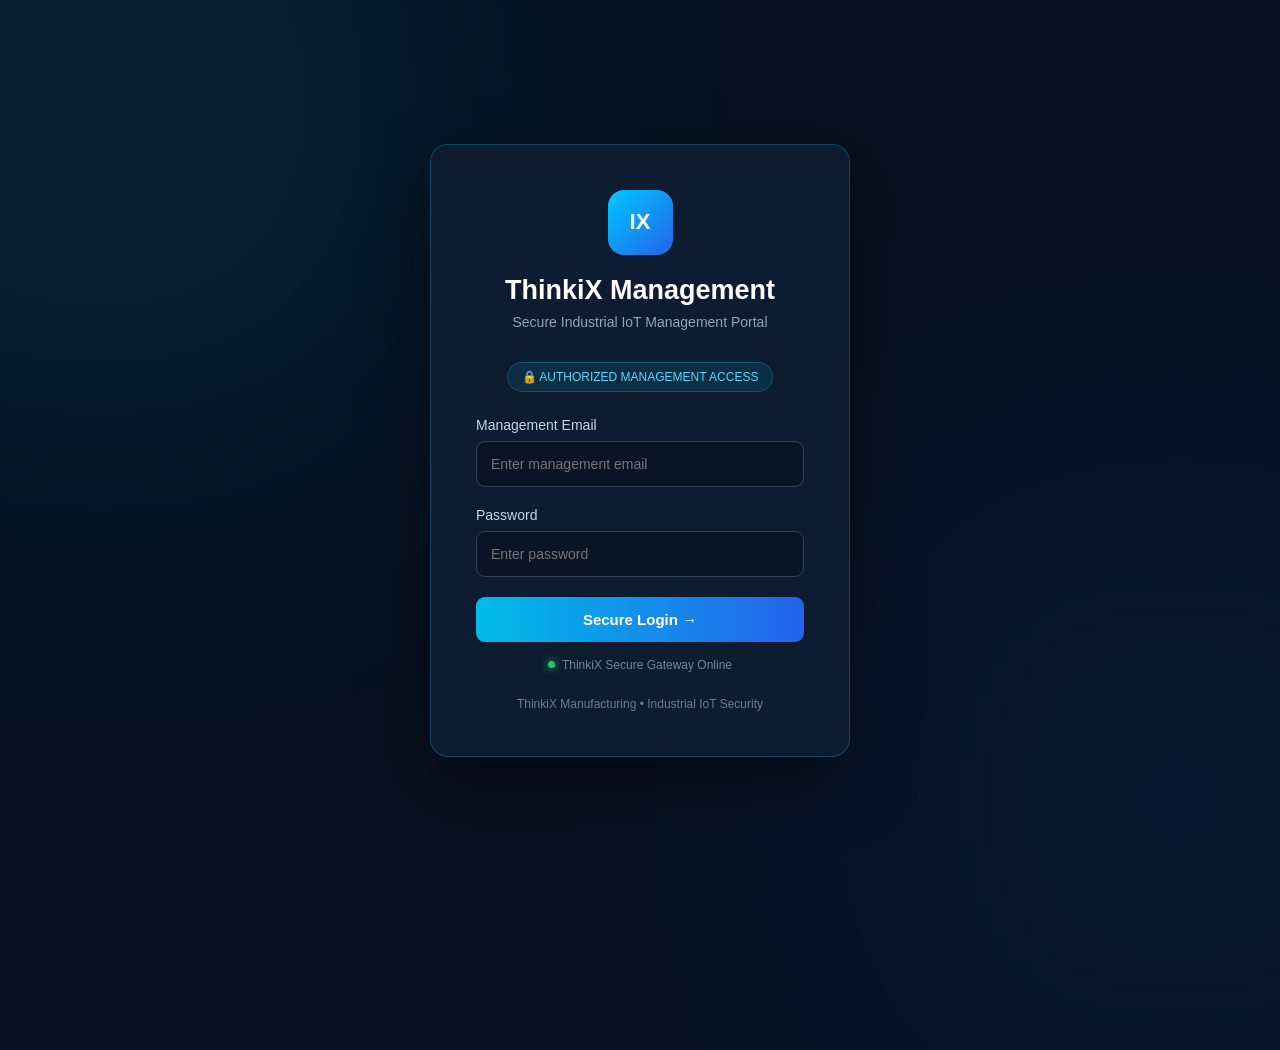
<file: index.html>
<!doctype html>
<html lang="en">
  <head>
    <meta charset="UTF-8" />
    <meta name="viewport" content="width=device-width, initial-scale=1.0" />

    <title>ThinkiX | Management Login</title>

    <style>
      * {
        margin: 0;
        padding: 0;
        box-sizing: border-box;
        font-family: Arial, sans-serif;
      }

      body {
        min-height: 100vh;
        display: flex;
        justify-content: center;
        align-items: center;
        background: #07111f;
        color: white;
        overflow: hidden;
      }

      /* Background glow */
      body::before {
        content: "";
        position: absolute;
        width: 500px;
        height: 500px;
        background: #00c8ff;
        filter: blur(180px);
        opacity: 0.15;
        top: -150px;
        left: -150px;
      }

      body::after {
        content: "";
        position: absolute;
        width: 500px;
        height: 500px;
        background: #2563eb;
        filter: blur(180px);
        opacity: 0.15;
        bottom: -150px;
        right: -150px;
      }

      .login-container {
        width: 420px;
        padding: 45px;
        background: rgba(15, 30, 50, 0.92);
        border: 1px solid rgba(0, 200, 255, 0.25);
        border-radius: 18px;
        box-shadow: 0 25px 70px rgba(0, 0, 0, 0.45);
        position: relative;
        z-index: 1;
      }

      .logo {
        width: 65px;
        height: 65px;
        margin: 0 auto 20px;
        border-radius: 16px;
        background: linear-gradient(135deg, #00c8ff, #2563eb);
        display: flex;
        align-items: center;
        justify-content: center;
        font-size: 22px;
        font-weight: bold;
      }

      h1 {
        text-align: center;
        font-size: 27px;
        margin-bottom: 8px;
      }

      .subtitle {
        text-align: center;
        color: #91a4bb;
        font-size: 14px;
        margin-bottom: 32px;
      }

      .management-badge {
        width: fit-content;
        margin: 0 auto 25px;
        padding: 7px 14px;
        border-radius: 20px;
        background: rgba(0, 200, 255, 0.1);
        border: 1px solid rgba(0, 200, 255, 0.25);
        color: #54d9ff;
        font-size: 12px;
      }

      label {
        display: block;
        margin-bottom: 8px;
        color: #c8d5e5;
        font-size: 14px;
      }

      input {
        width: 100%;
        padding: 14px;
        margin-bottom: 20px;
        border-radius: 9px;
        border: 1px solid #31445c;
        background: #091525;
        color: white;
        outline: none;
        font-size: 14px;
      }

      input:focus {
        border-color: #00c8ff;
        box-shadow: 0 0 0 3px rgba(0, 200, 255, 0.08);
      }

      button {
        width: 100%;
        padding: 14px;
        border: none;
        border-radius: 9px;
        background: linear-gradient(90deg, #00bce8, #2563eb);
        color: white;
        font-size: 15px;
        font-weight: bold;
        cursor: pointer;
        transition: 0.2s;
      }

      button:hover {
        transform: translateY(-2px);
        box-shadow: 0 8px 25px rgba(0, 174, 255, 0.25);
      }

      .footer-text {
        text-align: center;
        margin-top: 25px;
        color: #667b94;
        font-size: 12px;
      }

      .status {
        display: flex;
        justify-content: center;
        align-items: center;
        gap: 7px;
        margin-top: 16px;
        color: #6f849b;
        font-size: 12px;
      }

      .dot {
        width: 7px;
        height: 7px;
        background: #22c55e;
        border-radius: 50%;
        box-shadow: 0 0 8px #22c55e;
      }
    </style>
  </head>

  <body>
    <div class="login-container">
      <div class="logo">IX</div>

      <h1>ThinkiX Management</h1>

      <p class="subtitle">Secure Industrial IoT Management Portal</p>

      <div class="management-badge">🔒 AUTHORIZED MANAGEMENT ACCESS</div>

      <form id="loginForm">
        <label for="email"> Management Email </label>

        <input
          type="email"
          id="email"
          placeholder="Enter management email"
          required
        />

        <label for="password"> Password </label>

        <input
          type="password"
          id="password"
          placeholder="Enter password"
          required
        />

        <button type="submit">Secure Login →</button>
      </form>

      <div class="status">
        <span class="dot"></span>
        ThinkiX Secure Gateway Online
      </div>

      <p class="footer-text">ThinkiX Manufacturing • Industrial IoT Security</p>
    </div>

    <!-- LOGIN CONNECTION TO LIVE RENDER BACKEND -->

    <script>
      const loginForm = document.getElementById("loginForm");

      loginForm.addEventListener("submit", async function (event) {
        event.preventDefault();

        const email = document.getElementById("email").value;

        const password = document.getElementById("password").value;

        try {
          // LIVE RENDER BACKEND
          const response = await fetch(
            "https://bn304-backend.onrender.com/login",
            {
              method: "POST",

              headers: {
                "Content-Type": "application/json",
              },

              body: JSON.stringify({
                email: email,
                password: password,
              }),
            },
          );

          const result = await response.json();

          // LOGIN SUCCESSFUL
          if (response.ok && result.success) {
            window.location.href = "management.html";
          }

          // WRONG EMAIL OR PASSWORD
          else {
            alert(result.message || "Invalid email or password");
          }
        } catch (error) {
          console.error("Login error:", error);

          alert("Cannot connect to the ThinkiX backend. Please try again.");
        }
      });
    </script>
  </body>
</html>
</file>
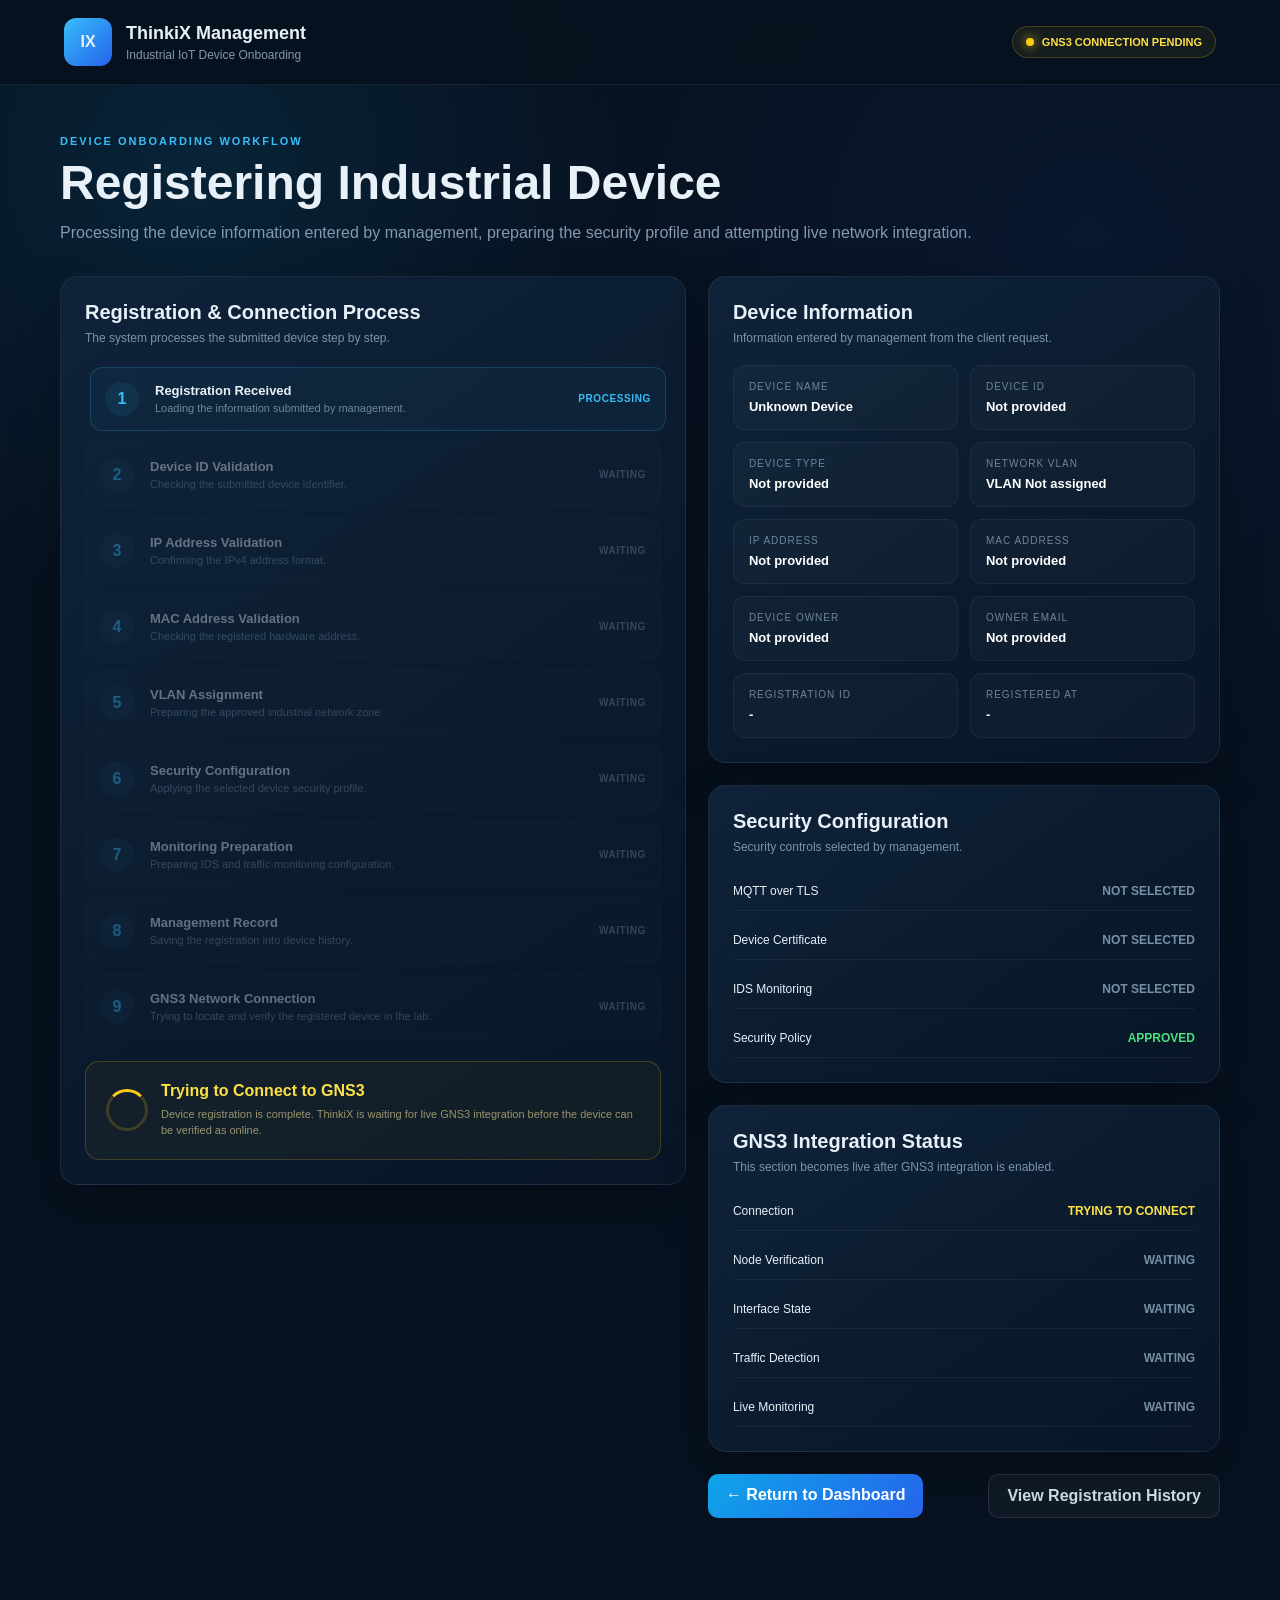
<file: device-status.html>
<!doctype html>
<html lang="en">
  <head>
    <meta charset="UTF-8" />
    <meta name="viewport" content="width=device-width, initial-scale=1.0" />

    <title>ThinkiX | Device Onboarding Status</title>

    <style>
      * {
        box-sizing: border-box;
        margin: 0;
        padding: 0;
      }

      body {
        min-height: 100vh;
        font-family: Arial, Helvetica, sans-serif;
        background:
          radial-gradient(
            circle at 15% 10%,
            rgba(14, 165, 233, 0.12),
            transparent 25%
          ),
          radial-gradient(
            circle at 85% 15%,
            rgba(37, 99, 235, 0.08),
            transparent 30%
          ),
          #07111f;
        color: #e8f0f8;
      }

      .topbar {
        display: flex;
        justify-content: space-between;
        align-items: center;
        padding: 18px 5%;
        background: rgba(7, 17, 31, 0.95);
        border-bottom: 1px solid rgba(255, 255, 255, 0.07);
        position: sticky;
        top: 0;
        z-index: 20;
        backdrop-filter: blur(12px);
      }

      .brand {
        display: flex;
        align-items: center;
        gap: 14px;
      }

      .logo {
        width: 48px;
        height: 48px;
        display: grid;
        place-items: center;
        border-radius: 12px;
        background: linear-gradient(135deg, #38bdf8, #2563eb);
        font-weight: 800;
      }

      .brand h2 {
        font-size: 18px;
      }

      .brand p {
        margin-top: 4px;
        color: #8198ad;
        font-size: 12px;
      }

      .gns3-top-status {
        display: flex;
        align-items: center;
        gap: 8px;
        padding: 9px 13px;
        border-radius: 999px;
        border: 1px solid rgba(250, 204, 21, 0.22);
        background: rgba(250, 204, 21, 0.06);
        color: #fde047;
        font-size: 11px;
        font-weight: 700;
      }

      .pending-dot {
        width: 8px;
        height: 8px;
        border-radius: 50%;
        background: #facc15;
        box-shadow: 0 0 12px #facc15;
        animation: pulse 1.3s infinite;
      }

      .container {
        max-width: 1200px;
        margin: auto;
        padding: 50px 20px 90px;
      }

      .page-heading {
        margin-bottom: 30px;
      }

      .eyebrow {
        color: #38bdf8;
        font-size: 11px;
        font-weight: 700;
        letter-spacing: 2px;
      }

      .page-heading h1 {
        margin-top: 8px;
        font-size: clamp(32px, 4vw, 48px);
      }

      .page-heading p:last-child {
        margin-top: 10px;
        color: #8399ad;
        line-height: 1.6;
      }

      .main-grid {
        display: grid;
        grid-template-columns: 1.1fr 0.9fr;
        gap: 22px;
      }

      .panel {
        padding: 24px;
        border-radius: 18px;
        border: 1px solid rgba(148, 163, 184, 0.12);
        background: linear-gradient(
          145deg,
          rgba(15, 35, 58, 0.98),
          rgba(8, 22, 39, 0.98)
        );
        box-shadow: 0 18px 45px rgba(0, 0, 0, 0.25);
      }

      .panel h2 {
        font-size: 20px;
      }

      .panel-sub {
        margin-top: 7px;
        color: #7d93a8;
        font-size: 12px;
      }

      .process-list {
        margin-top: 22px;
        display: flex;
        flex-direction: column;
        gap: 12px;
      }

      .process-step {
        display: grid;
        grid-template-columns: 38px 1fr auto;
        gap: 12px;
        align-items: center;
        padding: 14px;
        border-radius: 12px;
        background: rgba(255, 255, 255, 0.02);
        border: 1px solid rgba(255, 255, 255, 0.04);
        opacity: 0.4;
        transition: 0.35s;
      }

      .process-step.active {
        opacity: 1;
        transform: translateX(5px);
        border-color: rgba(56, 189, 248, 0.2);
        background: rgba(56, 189, 248, 0.04);
      }

      .process-step.done {
        opacity: 1;
        border-color: rgba(34, 197, 94, 0.2);
        background: rgba(34, 197, 94, 0.04);
      }

      .process-step.pending {
        opacity: 1;
        border-color: rgba(250, 204, 21, 0.2);
        background: rgba(250, 204, 21, 0.04);
      }

      .step-icon {
        width: 34px;
        height: 34px;
        border-radius: 50%;
        display: grid;
        place-items: center;
        background: rgba(56, 189, 248, 0.08);
        color: #38bdf8;
        font-weight: 800;
      }

      .process-step.done .step-icon {
        color: #4ade80;
        background: rgba(34, 197, 94, 0.12);
      }

      .process-step.pending .step-icon {
        color: #fde047;
        background: rgba(250, 204, 21, 0.1);
      }

      .step-text strong {
        display: block;
        font-size: 13px;
      }

      .step-text small {
        display: block;
        margin-top: 4px;
        color: #71879b;
        font-size: 11px;
      }

      .step-status {
        font-size: 10px;
        font-weight: 800;
        letter-spacing: 0.6px;
        color: #71869a;
      }

      .process-step.active .step-status {
        color: #38bdf8;
      }

      .process-step.done .step-status {
        color: #4ade80;
      }

      .process-step.pending .step-status {
        color: #fde047;
      }

      .device-info-grid {
        margin-top: 20px;
        display: grid;
        grid-template-columns: repeat(2, 1fr);
        gap: 12px;
      }

      .info-card {
        padding: 15px;
        border-radius: 12px;
        background: rgba(255, 255, 255, 0.025);
        border: 1px solid rgba(255, 255, 255, 0.05);
      }

      .info-card small {
        display: block;
        color: #6f8599;
        font-size: 10px;
        letter-spacing: 1px;
      }

      .info-card strong {
        display: block;
        margin-top: 7px;
        color: white;
        font-size: 13px;
        word-break: break-word;
      }

      .security-list,
      .result-list {
        margin-top: 18px;
        display: flex;
        flex-direction: column;
        gap: 10px;
      }

      .security-row,
      .result-row {
        display: flex;
        justify-content: space-between;
        gap: 15px;
        padding: 12px 0;
        border-bottom: 1px solid rgba(255, 255, 255, 0.05);
        font-size: 12px;
      }

      .good {
        color: #4ade80;
        font-weight: 800;
      }

      .pending-text {
        color: #fde047;
        font-weight: 800;
      }

      .muted {
        color: #7890a6;
        font-weight: 700;
      }

      .gns3-box {
        margin-top: 22px;
        padding: 20px;
        border-radius: 14px;
        border: 1px solid rgba(250, 204, 21, 0.2);
        background: rgba(250, 204, 21, 0.04);
      }

      .gns3-header {
        display: flex;
        align-items: center;
        gap: 13px;
      }

      .spinner {
        width: 42px;
        height: 42px;
        border: 3px solid rgba(250, 204, 21, 0.18);
        border-top-color: #facc15;
        border-radius: 50%;
        animation: spin 1s linear infinite;
        flex-shrink: 0;
      }

      .gns3-box h3 {
        color: #fde047;
        font-size: 16px;
      }

      .gns3-box p {
        margin-top: 6px;
        color: #9a936d;
        line-height: 1.5;
        font-size: 11px;
      }

      .result-panel {
        margin-top: 22px;
        display: none;
        animation: fadeUp 0.5s ease;
      }

      .result-panel.show {
        display: block;
      }

      .result-banner {
        padding: 20px;
        border-radius: 14px;
        border: 1px solid rgba(56, 189, 248, 0.2);
        background: rgba(56, 189, 248, 0.05);
      }

      .result-banner h2 {
        color: #8ee7ff;
      }

      .result-banner p {
        margin-top: 7px;
        color: #8da1b4;
        font-size: 12px;
        line-height: 1.5;
      }

      .overall-status {
        margin-top: 18px;
        padding: 18px;
        border-radius: 13px;
        text-align: center;
        border: 1px solid rgba(250, 204, 21, 0.16);
        background: rgba(250, 204, 21, 0.05);
      }

      .overall-status small {
        color: #8e865e;
        font-size: 10px;
        letter-spacing: 1px;
      }

      .overall-status strong {
        display: block;
        margin-top: 7px;
        color: #fde047;
        font-size: 18px;
      }

      .buttons {
        margin-top: 22px;
        display: flex;
        justify-content: space-between;
        gap: 12px;
      }

      .btn {
        padding: 12px 18px;
        border-radius: 10px;
        border: none;
        font-weight: 700;
        cursor: pointer;
        text-decoration: none;
        transition: 0.25s;
        text-align: center;
      }

      .btn-primary {
        color: white;
        background: linear-gradient(135deg, #0ea5e9, #2563eb);
      }

      .btn-secondary {
        color: #cbd7e3;
        border: 1px solid rgba(255, 255, 255, 0.09);
        background: rgba(255, 255, 255, 0.04);
      }

      .btn:hover {
        transform: translateY(-2px);
      }

      @keyframes pulse {
        0%,
        100% {
          opacity: 1;
        }

        50% {
          opacity: 0.35;
        }
      }

      @keyframes spin {
        to {
          transform: rotate(360deg);
        }
      }

      @keyframes fadeUp {
        from {
          opacity: 0;
          transform: translateY(15px);
        }

        to {
          opacity: 1;
          transform: translateY(0);
        }
      }

      @media (max-width: 850px) {
        .main-grid {
          grid-template-columns: 1fr;
        }

        .device-info-grid {
          grid-template-columns: 1fr;
        }

        .buttons {
          flex-direction: column;
        }
      }
    </style>
  </head>

  <body>
    <header class="topbar">
      <div class="brand">
        <div class="logo">IX</div>

        <div>
          <h2>ThinkiX Management</h2>
          <p>Industrial IoT Device Onboarding</p>
        </div>
      </div>

      <div class="gns3-top-status">
        <span class="pending-dot"></span>
        GNS3 CONNECTION PENDING
      </div>
    </header>

    <main class="container">
      <section class="page-heading">
        <p class="eyebrow">DEVICE ONBOARDING WORKFLOW</p>

        <h1>Registering Industrial Device</h1>

        <p>
          Processing the device information entered by management, preparing the
          security profile and attempting live network integration.
        </p>
      </section>

      <section class="main-grid">
        <!-- LEFT SIDE -->

        <div>
          <section class="panel">
            <h2>Registration & Connection Process</h2>

            <p class="panel-sub">
              The system processes the submitted device step by step.
            </p>

            <div class="process-list">
              <div class="process-step" id="step1">
                <div class="step-icon">1</div>

                <div class="step-text">
                  <strong>Registration Received</strong>
                  <small
                    >Loading the information submitted by management.</small
                  >
                </div>

                <span class="step-status"> WAITING </span>
              </div>

              <div class="process-step" id="step2">
                <div class="step-icon">2</div>

                <div class="step-text">
                  <strong>Device ID Validation</strong>
                  <small>Checking the submitted device identifier.</small>
                </div>

                <span class="step-status"> WAITING </span>
              </div>

              <div class="process-step" id="step3">
                <div class="step-icon">3</div>

                <div class="step-text">
                  <strong>IP Address Validation</strong>
                  <small>Confirming the IPv4 address format.</small>
                </div>

                <span class="step-status"> WAITING </span>
              </div>

              <div class="process-step" id="step4">
                <div class="step-icon">4</div>

                <div class="step-text">
                  <strong>MAC Address Validation</strong>
                  <small>Checking the registered hardware address.</small>
                </div>

                <span class="step-status"> WAITING </span>
              </div>

              <div class="process-step" id="step5">
                <div class="step-icon">5</div>

                <div class="step-text">
                  <strong>VLAN Assignment</strong>
                  <small>Preparing the approved industrial network zone.</small>
                </div>

                <span class="step-status"> WAITING </span>
              </div>

              <div class="process-step" id="step6">
                <div class="step-icon">6</div>

                <div class="step-text">
                  <strong>Security Configuration</strong>
                  <small>Applying the selected device security profile.</small>
                </div>

                <span class="step-status"> WAITING </span>
              </div>

              <div class="process-step" id="step7">
                <div class="step-icon">7</div>

                <div class="step-text">
                  <strong>Monitoring Preparation</strong>
                  <small
                    >Preparing IDS and traffic-monitoring configuration.</small
                  >
                </div>

                <span class="step-status"> WAITING </span>
              </div>

              <div class="process-step" id="step8">
                <div class="step-icon">8</div>

                <div class="step-text">
                  <strong>Management Record</strong>
                  <small>Saving the registration into device history.</small>
                </div>

                <span class="step-status"> WAITING </span>
              </div>

              <div class="process-step" id="step9">
                <div class="step-icon">9</div>

                <div class="step-text">
                  <strong>GNS3 Network Connection</strong>
                  <small
                    >Trying to locate and verify the registered device in the
                    lab.</small
                  >
                </div>

                <span class="step-status"> WAITING </span>
              </div>
            </div>

            <div class="gns3-box" id="gns3Box">
              <div class="gns3-header">
                <div class="spinner"></div>

                <div>
                  <h3>Trying to Connect to GNS3</h3>

                  <p>
                    Device registration is complete. ThinkiX is waiting for live
                    GNS3 integration before the device can be verified as
                    online.
                  </p>
                </div>
              </div>
            </div>

            <div class="result-panel" id="resultPanel">
              <div class="result-banner">
                <h2>Registration Processing Complete</h2>

                <p>
                  Device information has been accepted and prepared. The device
                  is registered, but it is not marked online until live GNS3
                  verification succeeds.
                </p>
              </div>

              <div class="result-list">
                <div class="result-row">
                  <span>Registration</span>
                  <span class="good">SUCCESS</span>
                </div>

                <div class="result-row">
                  <span>Device Information</span>
                  <span class="good">VALIDATED</span>
                </div>

                <div class="result-row">
                  <span>Security Profile</span>
                  <span class="good">READY</span>
                </div>

                <div class="result-row">
                  <span>Monitoring Configuration</span>
                  <span class="good">PREPARED</span>
                </div>

                <div class="result-row">
                  <span>Management Record</span>
                  <span class="good">CREATED</span>
                </div>

                <div class="result-row">
                  <span>GNS3 Verification</span>
                  <span class="pending-text">PENDING</span>
                </div>

                <div class="result-row">
                  <span>Live Device Status</span>
                  <span class="muted">NOT VERIFIED</span>
                </div>
              </div>

              <div class="overall-status">
                <small> OVERALL DEVICE STATUS </small>

                <strong> REGISTERED — AWAITING GNS3 CONNECTION </strong>
              </div>
            </div>
          </section>
        </div>

        <!-- RIGHT SIDE -->

        <div>
          <section class="panel">
            <h2>Device Information</h2>

            <p class="panel-sub">
              Information entered by management from the client request.
            </p>

            <div class="device-info-grid">
              <div class="info-card">
                <small>DEVICE NAME</small>
                <strong id="deviceNameDisplay">-</strong>
              </div>

              <div class="info-card">
                <small>DEVICE ID</small>
                <strong id="deviceIdDisplay">-</strong>
              </div>

              <div class="info-card">
                <small>DEVICE TYPE</small>
                <strong id="deviceTypeDisplay">-</strong>
              </div>

              <div class="info-card">
                <small>NETWORK VLAN</small>
                <strong id="vlanDisplay">-</strong>
              </div>

              <div class="info-card">
                <small>IP ADDRESS</small>
                <strong id="ipDisplay">-</strong>
              </div>

              <div class="info-card">
                <small>MAC ADDRESS</small>
                <strong id="macDisplay">-</strong>
              </div>

              <div class="info-card">
                <small>DEVICE OWNER</small>
                <strong id="ownerDisplay">-</strong>
              </div>

              <div class="info-card">
                <small>OWNER EMAIL</small>
                <strong id="emailDisplay">-</strong>
              </div>

              <div class="info-card">
                <small>REGISTRATION ID</small>
                <strong id="registrationIdDisplay">-</strong>
              </div>

              <div class="info-card">
                <small>REGISTERED AT</small>
                <strong id="registeredAtDisplay">-</strong>
              </div>
            </div>
          </section>

          <section class="panel" style="margin-top: 22px">
            <h2>Security Configuration</h2>

            <p class="panel-sub">Security controls selected by management.</p>

            <div class="security-list">
              <div class="security-row">
                <span>MQTT over TLS</span>
                <span id="tlsStatus">-</span>
              </div>

              <div class="security-row">
                <span>Device Certificate</span>
                <span id="certificateStatus">-</span>
              </div>

              <div class="security-row">
                <span>IDS Monitoring</span>
                <span id="monitoringStatus">-</span>
              </div>

              <div class="security-row">
                <span>Security Policy</span>
                <span class="good">APPROVED</span>
              </div>
            </div>
          </section>

          <section class="panel" style="margin-top: 22px">
            <h2>GNS3 Integration Status</h2>

            <p class="panel-sub">
              This section becomes live after GNS3 integration is enabled.
            </p>

            <div class="result-list">
              <div class="result-row">
                <span>Connection</span>
                <span class="pending-text">TRYING TO CONNECT</span>
              </div>

              <div class="result-row">
                <span>Node Verification</span>
                <span class="muted">WAITING</span>
              </div>

              <div class="result-row">
                <span>Interface State</span>
                <span class="muted">WAITING</span>
              </div>

              <div class="result-row">
                <span>Traffic Detection</span>
                <span class="muted">WAITING</span>
              </div>

              <div class="result-row">
                <span>Live Monitoring</span>
                <span class="muted">WAITING</span>
              </div>
            </div>
          </section>

          <div class="buttons">
            <a href="management.html" class="btn btn-primary">
              ← Return to Dashboard
            </a>

            <a href="history.html" class="btn btn-secondary">
              View Registration History
            </a>
          </div>
        </div>
      </section>
    </main>

    <script>
      "use strict";

      const storedDevice = sessionStorage.getItem("thinkixRegisteredDevice");

      let device = {
        registrationId: "-",
        registeredAt: "-",
        deviceName: "Unknown Device",
        deviceId: "Not provided",
        deviceType: "Not provided",
        vlan: "Not assigned",
        ipAddress: "Not provided",
        macAddress: "Not provided",
        ownerName: "Not provided",
        email: "Not provided",
        tlsEnabled: false,
        certificateInstalled: false,
        monitoringEnabled: false,
        gns3Status: "Pending",
      };

      if (storedDevice) {
        try {
          device = JSON.parse(storedDevice);
        } catch (error) {
          console.error("Unable to read registered device:", error);
        }
      }

      function formatDeviceType(type) {
        const types = {
          temperature: "Temperature Sensor",
          pressure: "Pressure Sensor",
          vibration: "Vibration Sensor",
          plc: "PLC Controller",
          robotic: "Robotic Arm",
          monitoring: "Monitoring Server",
        };

        return types[type] || type || "Industrial IoT Device";
      }

      function securityValue(enabled, enabledText) {
        return enabled ? enabledText : "NOT SELECTED";
      }

      function setSecurityStatus(id, enabled, enabledText) {
        const element = document.getElementById(id);

        element.textContent = securityValue(enabled, enabledText);

        element.className = enabled ? "good" : "muted";
      }

      document.getElementById("deviceNameDisplay").textContent =
        device.deviceName || "-";

      document.getElementById("deviceIdDisplay").textContent =
        device.deviceId || "-";

      document.getElementById("deviceTypeDisplay").textContent =
        formatDeviceType(device.deviceType);

      document.getElementById("vlanDisplay").textContent = device.vlan
        ? `VLAN ${device.vlan}`
        : "-";

      document.getElementById("ipDisplay").textContent =
        device.ipAddress || "-";

      document.getElementById("macDisplay").textContent =
        device.macAddress || "-";

      document.getElementById("ownerDisplay").textContent =
        device.ownerName || "-";

      document.getElementById("emailDisplay").textContent = device.email || "-";

      document.getElementById("registrationIdDisplay").textContent =
        device.registrationId || "-";

      document.getElementById("registeredAtDisplay").textContent =
        device.registeredAt || "-";

      setSecurityStatus("tlsStatus", device.tlsEnabled, "ENABLED");

      setSecurityStatus(
        "certificateStatus",
        device.certificateInstalled,
        "INSTALLED",
      );

      setSecurityStatus(
        "monitoringStatus",
        device.monitoringEnabled,
        "ENABLED",
      );

      const normalSteps = [
        "step1",
        "step2",
        "step3",
        "step4",
        "step5",
        "step6",
        "step7",
        "step8",
      ];

      let stepIndex = 0;

      function processNormalSteps() {
        if (stepIndex >= normalSteps.length) {
          processGns3Step();

          return;
        }

        const step = document.getElementById(normalSteps[stepIndex]);

        const status = step.querySelector(".step-status");

        step.classList.add("active");

        status.textContent = "PROCESSING";

        setTimeout(() => {
          step.classList.remove("active");

          step.classList.add("done");

          step.querySelector(".step-icon").textContent = "✓";

          status.textContent = "COMPLETE";

          stepIndex++;

          setTimeout(processNormalSteps, 220);
        }, 650);
      }

      function processGns3Step() {
        const gns3Step = document.getElementById("step9");

        const status = gns3Step.querySelector(".step-status");

        gns3Step.classList.add("active");

        status.textContent = "CONNECTING";

        setTimeout(() => {
          gns3Step.classList.remove("active");

          gns3Step.classList.add("pending");

          gns3Step.querySelector(".step-icon").textContent = "⟳";

          status.textContent = "PENDING";

          completeRegistration();
        }, 1800);
      }

      function completeRegistration() {
        document.getElementById("resultPanel").classList.add("show");

        updateHistoryRecord();
      }

      function updateHistoryRecord() {
        let history = [];

        try {
          history = JSON.parse(
            localStorage.getItem("thinkixDeviceHistory") || "[]",
          );
        } catch (error) {
          console.error("Unable to read history:", error);

          return;
        }

        const index = history.findIndex(
          (item) => item.registrationId === device.registrationId,
        );

        const updatedRecord = {
          ...device,

          registrationStatus: "Registered",

          securityProfile: "Ready",

          monitoringStatus: "Prepared",

          gns3Status: "Pending",

          liveStatus: "Not Verified",

          overallStatus: "Registered - Awaiting GNS3 Connection",
        };

        if (index >= 0) {
          history[index] = updatedRecord;
        } else {
          history.unshift(updatedRecord);
        }

        localStorage.setItem("thinkixDeviceHistory", JSON.stringify(history));

        sessionStorage.setItem(
          "thinkixRegisteredDevice",
          JSON.stringify(updatedRecord),
        );
      }

      setTimeout(processNormalSteps, 600);
    </script>
  </body>
</html>
</file>
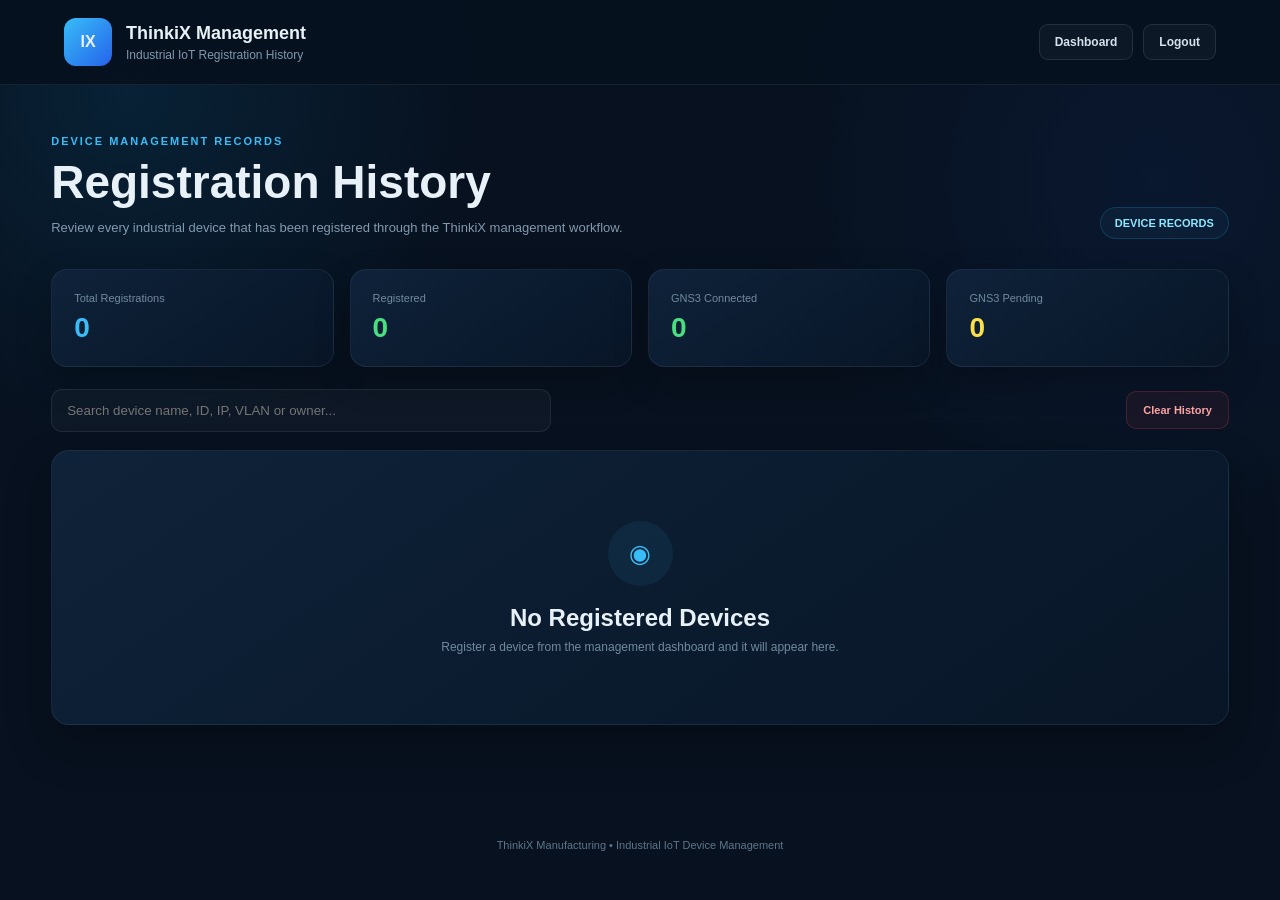
<file: history.html>
<!doctype html>
<html lang="en">
  <head>
    <meta charset="UTF-8" />
    <meta name="viewport" content="width=device-width, initial-scale=1.0" />

    <title>ThinkiX | Registration History</title>

    <style>
      * {
        box-sizing: border-box;
        margin: 0;
        padding: 0;
      }

      body {
        min-height: 100vh;
        font-family: Arial, Helvetica, sans-serif;

        background:
          radial-gradient(
            circle at 10% 10%,
            rgba(14, 165, 233, 0.11),
            transparent 25%
          ),
          radial-gradient(
            circle at 90% 20%,
            rgba(37, 99, 235, 0.08),
            transparent 28%
          ),
          #07111f;

        color: #e8f0f8;
      }

      /* =============================
       HEADER
    ============================== */

      .topbar {
        position: sticky;
        top: 0;
        z-index: 50;

        display: flex;
        justify-content: space-between;
        align-items: center;

        padding: 18px 5%;

        background: rgba(7, 17, 31, 0.94);

        border-bottom: 1px solid rgba(255, 255, 255, 0.07);

        backdrop-filter: blur(14px);
      }

      .brand {
        display: flex;
        align-items: center;
        gap: 14px;
      }

      .logo {
        width: 48px;
        height: 48px;

        display: grid;
        place-items: center;

        border-radius: 12px;

        background: linear-gradient(135deg, #38bdf8, #2563eb);

        font-weight: 800;
      }

      .brand h2 {
        font-size: 18px;
      }

      .brand p {
        margin-top: 4px;
        color: #8198ad;
        font-size: 12px;
      }

      .header-actions {
        display: flex;
        align-items: center;
        gap: 10px;
      }

      .header-button {
        padding: 10px 15px;

        border-radius: 9px;

        border: 1px solid rgba(255, 255, 255, 0.1);

        background: rgba(255, 255, 255, 0.03);

        color: #d5e1ec;

        text-decoration: none;

        font-size: 12px;
        font-weight: 700;

        transition: 0.25s;
      }

      .header-button:hover {
        border-color: #38bdf8;
        transform: translateY(-2px);
      }

      /* =============================
       CONTAINER
    ============================== */

      .container {
        max-width: 1400px;
        margin: auto;
        padding: 50px 4% 90px;
      }

      .page-heading {
        display: flex;
        justify-content: space-between;
        align-items: flex-end;

        gap: 20px;

        margin-bottom: 30px;
      }

      .eyebrow {
        color: #38bdf8;

        font-size: 11px;
        font-weight: 700;

        letter-spacing: 2px;
      }

      .page-heading h1 {
        margin-top: 8px;

        font-size: clamp(32px, 4vw, 46px);
      }

      .page-heading p:last-child {
        margin-top: 9px;

        max-width: 650px;

        color: #8399ad;

        line-height: 1.6;

        font-size: 13px;
      }

      .history-badge {
        padding: 9px 14px;

        border-radius: 999px;

        border: 1px solid rgba(56, 189, 248, 0.18);

        background: rgba(56, 189, 248, 0.05);

        color: #8ce7ff;

        font-size: 11px;
        font-weight: 700;
      }

      /* =============================
       STATS
    ============================== */

      .stats {
        display: grid;

        grid-template-columns: repeat(4, 1fr);

        gap: 16px;

        margin-bottom: 22px;
      }

      .stat-card {
        padding: 22px;

        border-radius: 16px;

        border: 1px solid rgba(148, 163, 184, 0.11);

        background: linear-gradient(
          145deg,
          rgba(15, 35, 58, 0.97),
          rgba(8, 22, 39, 0.97)
        );

        box-shadow: 0 14px 35px rgba(0, 0, 0, 0.23);

        transition: 0.25s;
      }

      .stat-card:hover {
        transform: translateY(-4px);

        border-color: rgba(56, 189, 248, 0.2);
      }

      .stat-card span {
        display: block;

        color: #72899e;

        font-size: 11px;
      }

      .stat-card strong {
        display: block;

        margin-top: 8px;

        color: white;

        font-size: 28px;
      }

      .green {
        color: #4ade80 !important;
      }

      .yellow {
        color: #fde047 !important;
      }

      .blue {
        color: #38bdf8 !important;
      }

      /* =============================
       TOOLBAR
    ============================== */

      .toolbar {
        display: flex;
        justify-content: space-between;
        align-items: center;

        gap: 15px;

        margin-bottom: 18px;
      }

      .search-box {
        flex: 1;

        max-width: 500px;

        position: relative;
      }

      .search-box input {
        width: 100%;

        padding: 13px 15px;

        border: 1px solid rgba(148, 163, 184, 0.13);

        border-radius: 11px;

        outline: none;

        background: rgba(255, 255, 255, 0.03);

        color: white;
      }

      .search-box input:focus {
        border-color: #38bdf8;

        box-shadow: 0 0 0 3px rgba(56, 189, 248, 0.07);
      }

      .toolbar-buttons {
        display: flex;
        gap: 10px;
      }

      button {
        cursor: pointer;
        font: inherit;
      }

      .clear-button {
        padding: 12px 16px;

        border-radius: 10px;

        border: 1px solid rgba(239, 68, 68, 0.22);

        background: rgba(239, 68, 68, 0.07);

        color: #fca5a5;

        font-size: 11px;
        font-weight: 700;

        transition: 0.25s;
      }

      .clear-button:hover {
        background: rgba(239, 68, 68, 0.12);
      }

      /* =============================
       HISTORY PANEL
    ============================== */

      .history-panel {
        border: 1px solid rgba(148, 163, 184, 0.11);

        border-radius: 18px;

        background: linear-gradient(
          145deg,
          rgba(15, 35, 58, 0.98),
          rgba(8, 22, 39, 0.98)
        );

        box-shadow: 0 20px 45px rgba(0, 0, 0, 0.25);

        overflow: hidden;
      }

      .table-wrapper {
        width: 100%;
        overflow-x: auto;
      }

      table {
        width: 100%;

        border-collapse: collapse;

        min-width: 1050px;
      }

      thead {
        background: rgba(255, 255, 255, 0.025);
      }

      th {
        padding: 15px;

        text-align: left;

        color: #6f879c;

        font-size: 10px;

        letter-spacing: 1px;

        border-bottom: 1px solid rgba(255, 255, 255, 0.05);
      }

      td {
        padding: 16px 15px;

        border-bottom: 1px solid rgba(255, 255, 255, 0.045);

        color: #c9d6e2;

        font-size: 12px;
      }

      tbody tr {
        transition: 0.25s;
      }

      tbody tr:hover {
        background: rgba(56, 189, 248, 0.035);
      }

      .device-name {
        color: white;

        font-weight: 700;
      }

      .small-muted {
        display: block;

        margin-top: 4px;

        color: #61798e;

        font-size: 10px;
      }

      /* =============================
       STATUS PILLS
    ============================== */

      .status {
        display: inline-flex;

        align-items: center;

        gap: 6px;

        padding: 6px 9px;

        border-radius: 999px;

        font-size: 9px;

        font-weight: 800;

        letter-spacing: 0.6px;
      }

      .registered {
        color: #4ade80;

        border: 1px solid rgba(34, 197, 94, 0.18);

        background: rgba(34, 197, 94, 0.07);
      }

      .processing {
        color: #38bdf8;

        border: 1px solid rgba(56, 189, 248, 0.18);

        background: rgba(56, 189, 248, 0.06);
      }

      .gns3-pending {
        color: #fde047;

        border: 1px solid rgba(250, 204, 21, 0.18);

        background: rgba(250, 204, 21, 0.06);
      }

      .gns3-connected {
        color: #4ade80;

        border: 1px solid rgba(34, 197, 94, 0.18);

        background: rgba(34, 197, 94, 0.07);
      }

      /* =============================
       VIEW BUTTON
    ============================== */

      .view-button {
        padding: 8px 11px;

        border-radius: 8px;

        border: 1px solid rgba(56, 189, 248, 0.14);

        background: rgba(56, 189, 248, 0.05);

        color: #85dcfb;

        font-size: 10px;

        transition: 0.2s;
      }

      .view-button:hover {
        background: rgba(56, 189, 248, 0.1);

        transform: translateY(-1px);
      }

      /* =============================
       EMPTY STATE
    ============================== */

      .empty-state {
        display: none;

        padding: 70px 20px;

        text-align: center;
      }

      .empty-state.show {
        display: block;
      }

      .empty-icon {
        width: 65px;
        height: 65px;

        margin: auto;

        display: grid;
        place-items: center;

        border-radius: 50%;

        background: rgba(56, 189, 248, 0.07);

        color: #38bdf8;

        font-size: 25px;
      }

      .empty-state h2 {
        margin-top: 18px;
      }

      .empty-state p {
        margin-top: 8px;

        color: #71899f;

        font-size: 12px;
      }

      /* =============================
       MODAL
    ============================== */

      .modal-overlay {
        position: fixed;

        inset: 0;

        display: none;

        justify-content: center;
        align-items: center;

        padding: 20px;

        background: rgba(2, 8, 17, 0.78);

        backdrop-filter: blur(8px);

        z-index: 100;
      }

      .modal-overlay.show {
        display: flex;
      }

      .modal {
        width: 100%;

        max-width: 750px;

        max-height: 88vh;

        overflow-y: auto;

        padding: 28px;

        border-radius: 18px;

        border: 1px solid rgba(56, 189, 248, 0.16);

        background: #0b1c30;

        box-shadow: 0 25px 70px rgba(0, 0, 0, 0.45);

        animation: modalIn 0.3s ease;
      }

      .modal-header {
        display: flex;

        justify-content: space-between;
        align-items: flex-start;

        gap: 20px;

        margin-bottom: 22px;
      }

      .modal-header h2 {
        color: white;
      }

      .modal-header p {
        margin-top: 6px;

        color: #72899e;

        font-size: 11px;
      }

      .close-button {
        width: 36px;
        height: 36px;

        border: none;

        border-radius: 9px;

        background: rgba(255, 255, 255, 0.05);

        color: #b9c8d6;

        font-size: 18px;
      }

      .modal-grid {
        display: grid;

        grid-template-columns: repeat(2, 1fr);

        gap: 12px;
      }

      .modal-info {
        padding: 14px;

        border-radius: 11px;

        border: 1px solid rgba(255, 255, 255, 0.05);

        background: rgba(255, 255, 255, 0.025);
      }

      .modal-info small {
        display: block;

        color: #677f94;

        font-size: 9px;

        letter-spacing: 1px;
      }

      .modal-info strong {
        display: block;

        margin-top: 7px;

        color: white;

        font-size: 12px;

        word-break: break-word;
      }

      .modal-security {
        margin-top: 18px;

        padding: 18px;

        border-radius: 12px;

        background: rgba(56, 189, 248, 0.04);

        border: 1px solid rgba(56, 189, 248, 0.11);
      }

      .modal-security h3 {
        margin-bottom: 12px;

        font-size: 14px;
      }

      .security-item {
        display: flex;

        justify-content: space-between;

        padding: 10px 0;

        border-bottom: 1px solid rgba(255, 255, 255, 0.05);

        font-size: 11px;
      }

      .enabled {
        color: #4ade80;
        font-weight: 700;
      }

      .not-selected {
        color: #8297aa;
        font-weight: 700;
      }

      /* =============================
       FOOTER
    ============================== */

      footer {
        padding: 24px;

        text-align: center;

        color: #5e768b;

        font-size: 11px;
      }

      @keyframes modalIn {
        from {
          opacity: 0;
          transform: translateY(20px) scale(0.98);
        }

        to {
          opacity: 1;
          transform: translateY(0) scale(1);
        }
      }

      /* =============================
       RESPONSIVE
    ============================== */

      @media (max-width: 900px) {
        .stats {
          grid-template-columns: repeat(2, 1fr);
        }

        .page-heading {
          align-items: flex-start;
          flex-direction: column;
        }
      }

      @media (max-width: 600px) {
        .stats {
          grid-template-columns: 1fr;
        }

        .toolbar {
          flex-direction: column;
          align-items: stretch;
        }

        .search-box {
          max-width: none;
        }

        .toolbar-buttons {
          width: 100%;
        }

        .clear-button {
          width: 100%;
        }

        .modal-grid {
          grid-template-columns: 1fr;
        }

        .brand p {
          display: none;
        }
      }
    </style>
  </head>

  <body>
    <!-- ===========================
       TOP BAR
  ============================ -->

    <header class="topbar">
      <div class="brand">
        <div class="logo">IX</div>

        <div>
          <h2>ThinkiX Management</h2>

          <p>Industrial IoT Registration History</p>
        </div>
      </div>

      <div class="header-actions">
        <a href="management.html" class="header-button"> Dashboard </a>

        <a href="index.html" class="header-button"> Logout </a>
      </div>
    </header>

    <!-- ===========================
       MAIN CONTENT
  ============================ -->

    <main class="container">
      <!-- PAGE HEADING -->

      <section class="page-heading">
        <div>
          <p class="eyebrow">DEVICE MANAGEMENT RECORDS</p>

          <h1>Registration History</h1>

          <p>
            Review every industrial device that has been registered through the
            ThinkiX management workflow.
          </p>
        </div>

        <div class="history-badge">DEVICE RECORDS</div>
      </section>

      <!-- ===========================
         STATS
    ============================ -->

      <section class="stats">
        <div class="stat-card">
          <span> Total Registrations </span>

          <strong id="totalRegistrations" class="blue"> 0 </strong>
        </div>

        <div class="stat-card">
          <span> Registered </span>

          <strong id="registeredCount" class="green"> 0 </strong>
        </div>

        <div class="stat-card">
          <span> GNS3 Connected </span>

          <strong id="gns3ConnectedCount" class="green"> 0 </strong>
        </div>

        <div class="stat-card">
          <span> GNS3 Pending </span>

          <strong id="gns3PendingCount" class="yellow"> 0 </strong>
        </div>
      </section>

      <!-- ===========================
         SEARCH / CONTROLS
    ============================ -->

      <section class="toolbar">
        <div class="search-box">
          <input
            type="text"
            id="searchInput"
            placeholder="Search device name, ID, IP, VLAN or owner..."
          />
        </div>

        <div class="toolbar-buttons">
          <button type="button" class="clear-button" id="clearHistoryButton">
            Clear History
          </button>
        </div>
      </section>

      <!-- ===========================
         HISTORY TABLE
    ============================ -->

      <section class="history-panel">
        <div class="table-wrapper" id="tableWrapper">
          <table>
            <thead>
              <tr>
                <th>DEVICE</th>

                <th>DEVICE ID</th>

                <th>IP ADDRESS</th>

                <th>VLAN</th>

                <th>OWNER</th>

                <th>REGISTERED</th>

                <th>REGISTRATION</th>

                <th>GNS3</th>

                <th>DETAILS</th>
              </tr>
            </thead>

            <tbody id="historyTableBody"></tbody>
          </table>
        </div>

        <!-- EMPTY STATE -->

        <div class="empty-state" id="emptyState">
          <div class="empty-icon">◉</div>

          <h2>No Registered Devices</h2>

          <p>
            Register a device from the management dashboard and it will appear
            here.
          </p>
        </div>
      </section>
    </main>

    <!-- ===========================
       DETAILS MODAL
  ============================ -->

    <div class="modal-overlay" id="modalOverlay">
      <div class="modal">
        <div class="modal-header">
          <div>
            <h2 id="modalDeviceName">Device Details</h2>

            <p id="modalRegistrationId"></p>
          </div>

          <button type="button" class="close-button" id="closeModalButton">
            ×
          </button>
        </div>

        <div class="modal-grid">
          <div class="modal-info">
            <small> DEVICE ID </small>

            <strong id="modalDeviceId"> - </strong>
          </div>

          <div class="modal-info">
            <small> DEVICE TYPE </small>

            <strong id="modalDeviceType"> - </strong>
          </div>

          <div class="modal-info">
            <small> IP ADDRESS </small>

            <strong id="modalIp"> - </strong>
          </div>

          <div class="modal-info">
            <small> MAC ADDRESS </small>

            <strong id="modalMac"> - </strong>
          </div>

          <div class="modal-info">
            <small> VLAN </small>

            <strong id="modalVlan"> - </strong>
          </div>

          <div class="modal-info">
            <small> DEVICE OWNER </small>

            <strong id="modalOwner"> - </strong>
          </div>

          <div class="modal-info">
            <small> OWNER EMAIL </small>

            <strong id="modalEmail"> - </strong>
          </div>

          <div class="modal-info">
            <small> REGISTERED AT </small>

            <strong id="modalRegisteredAt"> - </strong>
          </div>

          <div class="modal-info">
            <small> REGISTRATION STATUS </small>

            <strong id="modalRegistrationStatus"> - </strong>
          </div>

          <div class="modal-info">
            <small> GNS3 STATUS </small>

            <strong id="modalGns3Status"> - </strong>
          </div>
        </div>

        <!-- SECURITY -->

        <div class="modal-security">
          <h3>Security Configuration</h3>

          <div class="security-item">
            <span> MQTT over TLS </span>

            <span id="modalTls"> - </span>
          </div>

          <div class="security-item">
            <span> Device Certificate </span>

            <span id="modalCertificate"> - </span>
          </div>

          <div class="security-item">
            <span> IDS Monitoring </span>

            <span id="modalMonitoring"> - </span>
          </div>
        </div>

        <div class="modal-security">
          <h3>Device Description</h3>

          <p
            id="modalDescription"
            style="color: #8da2b5; font-size: 12px; line-height: 1.6"
          >
            -
          </p>
        </div>
      </div>
    </div>

    <footer>ThinkiX Manufacturing • Industrial IoT Device Management</footer>

    <script>
      "use strict";

      /* =====================================
       DEVICE TYPE DISPLAY NAMES
    ====================================== */

      function formatDeviceType(type) {
        const types = {
          temperature: "Temperature Sensor",

          pressure: "Pressure Sensor",

          vibration: "Vibration Sensor",

          plc: "PLC Controller",

          robotic: "Robotic Arm",

          monitoring: "Monitoring Server",
        };

        return types[type] || type || "Industrial IoT Device";
      }

      /* =====================================
       READ HISTORY
    ====================================== */

      function getHistory() {
        try {
          return JSON.parse(
            localStorage.getItem("thinkixDeviceHistory") || "[]",
          );
        } catch (error) {
          console.error("Unable to load history:", error);

          return [];
        }
      }

      let history = getHistory();

      /* =====================================
       ELEMENTS
    ====================================== */

      const tableBody = document.getElementById("historyTableBody");

      const tableWrapper = document.getElementById("tableWrapper");

      const emptyState = document.getElementById("emptyState");

      const searchInput = document.getElementById("searchInput");

      const clearHistoryButton = document.getElementById("clearHistoryButton");

      /* =====================================
       COUNTERS
    ====================================== */

      function updateCounters() {
        const total = history.length;

        const registered = history.filter(
          (device) =>
            device.registrationStatus === "Registered" ||
            device.registrationStatus === "Processing",
        ).length;

        const connected = history.filter(
          (device) => String(device.gns3Status).toLowerCase() === "connected",
        ).length;

        const pending = history.filter(
          (device) =>
            String(device.gns3Status || "pending").toLowerCase() === "pending",
        ).length;

        document.getElementById("totalRegistrations").textContent = total;

        document.getElementById("registeredCount").textContent = registered;

        document.getElementById("gns3ConnectedCount").textContent = connected;

        document.getElementById("gns3PendingCount").textContent = pending;
      }

      /* =====================================
       STATUS HTML
    ====================================== */

      function registrationStatusHtml(status) {
        if (String(status).toLowerCase() === "registered") {
          return `
          <span class="status registered">
            ● REGISTERED
          </span>
        `;
        }

        return `
        <span class="status processing">
          ● ${status || "PROCESSING"}
        </span>
      `;
      }

      function gns3StatusHtml(status) {
        if (String(status).toLowerCase() === "connected") {
          return `
          <span class="status gns3-connected">
            ● CONNECTED
          </span>
        `;
        }

        return `
        <span class="status gns3-pending">
          ● PENDING
        </span>
      `;
      }

      /* =====================================
       RENDER HISTORY
    ====================================== */

      function renderHistory(records = history) {
        tableBody.innerHTML = "";

        if (records.length === 0) {
          tableWrapper.style.display = "none";

          emptyState.classList.add("show");

          return;
        }

        tableWrapper.style.display = "block";

        emptyState.classList.remove("show");

        records.forEach((device) => {
          const row = document.createElement("tr");

          row.innerHTML = `

            <td>

              <span class="device-name">
                ${device.deviceName || "Unknown Device"}
              </span>

              <span class="small-muted">
                ${formatDeviceType(device.deviceType)}
              </span>

            </td>


            <td>
              ${device.deviceId || "-"}
            </td>


            <td>
              ${device.ipAddress || "-"}
            </td>


            <td>
              ${device.vlan ? `VLAN ${device.vlan}` : "-"}
            </td>


            <td>

              ${device.ownerName || "-"}

              <span class="small-muted">
                ${device.email || ""}
              </span>

            </td>


            <td>
              ${device.registeredAt || "-"}
            </td>


            <td>

              ${registrationStatusHtml(device.registrationStatus)}

            </td>


            <td>

              ${gns3StatusHtml(device.gns3Status)}

            </td>


            <td>

              <button
                class="view-button"
                data-registration-id="${device.registrationId}"
              >
                View
              </button>

            </td>

          `;

          tableBody.appendChild(row);
        });

        document.querySelectorAll(".view-button").forEach((button) => {
          button.addEventListener("click", () => {
            openDeviceDetails(button.dataset.registrationId);
          });
        });
      }

      /* =====================================
       SEARCH
    ====================================== */

      searchInput.addEventListener("input", () => {
        const search = searchInput.value.toLowerCase().trim();

        if (!search) {
          renderHistory(history);

          return;
        }

        const filtered = history.filter((device) => {
          const combined = `

                ${device.deviceName || ""}
                ${device.deviceId || ""}
                ${device.deviceType || ""}
                ${device.ipAddress || ""}
                ${device.macAddress || ""}
                ${device.vlan || ""}
                ${device.ownerName || ""}
                ${device.email || ""}

              `.toLowerCase();

          return combined.includes(search);
        });

        renderHistory(filtered);
      });

      /* =====================================
       DEVICE DETAILS MODAL
    ====================================== */

      const modalOverlay = document.getElementById("modalOverlay");

      function openDeviceDetails(registrationId) {
        const device = history.find(
          (item) => item.registrationId === registrationId,
        );

        if (!device) {
          return;
        }

        document.getElementById("modalDeviceName").textContent =
          device.deviceName || "Device Details";

        document.getElementById("modalRegistrationId").textContent =
          device.registrationId || "";

        document.getElementById("modalDeviceId").textContent =
          device.deviceId || "-";

        document.getElementById("modalDeviceType").textContent =
          formatDeviceType(device.deviceType);

        document.getElementById("modalIp").textContent =
          device.ipAddress || "-";

        document.getElementById("modalMac").textContent =
          device.macAddress || "-";

        document.getElementById("modalVlan").textContent = device.vlan
          ? `VLAN ${device.vlan}`
          : "-";

        document.getElementById("modalOwner").textContent =
          device.ownerName || "-";

        document.getElementById("modalEmail").textContent = device.email || "-";

        document.getElementById("modalRegisteredAt").textContent =
          device.registeredAt || "-";

        document.getElementById("modalRegistrationStatus").textContent =
          device.registrationStatus || "Processing";

        document.getElementById("modalGns3Status").textContent =
          device.gns3Status || "Pending";

        setSecurityValue("modalTls", device.tlsEnabled, "ENABLED");

        setSecurityValue(
          "modalCertificate",
          device.certificateInstalled,
          "INSTALLED",
        );

        setSecurityValue(
          "modalMonitoring",
          device.monitoringEnabled,
          "ENABLED",
        );

        document.getElementById("modalDescription").textContent =
          device.description || "No description provided.";

        modalOverlay.classList.add("show");
      }

      function setSecurityValue(id, value, enabledText) {
        const element = document.getElementById(id);

        if (value) {
          element.textContent = enabledText;

          element.className = "enabled";
        } else {
          element.textContent = "NOT SELECTED";

          element.className = "not-selected";
        }
      }

      /* =====================================
       CLOSE MODAL
    ====================================== */

      document
        .getElementById("closeModalButton")
        .addEventListener("click", () => {
          modalOverlay.classList.remove("show");
        });

      modalOverlay.addEventListener("click", (event) => {
        if (event.target === modalOverlay) {
          modalOverlay.classList.remove("show");
        }
      });

      /* =====================================
       CLEAR HISTORY
    ====================================== */

      clearHistoryButton.addEventListener("click", () => {
        const confirmed = confirm(
          "Are you sure you want to delete all ThinkiX registration history from this browser?",
        );

        if (!confirmed) {
          return;
        }

        localStorage.removeItem("thinkixDeviceHistory");

        history = [];

        updateCounters();

        renderHistory();
      });

      /* =====================================
       INITIAL PAGE LOAD
    ====================================== */

      updateCounters();

      renderHistory();
    </script>
  </body>
</html>
</file>
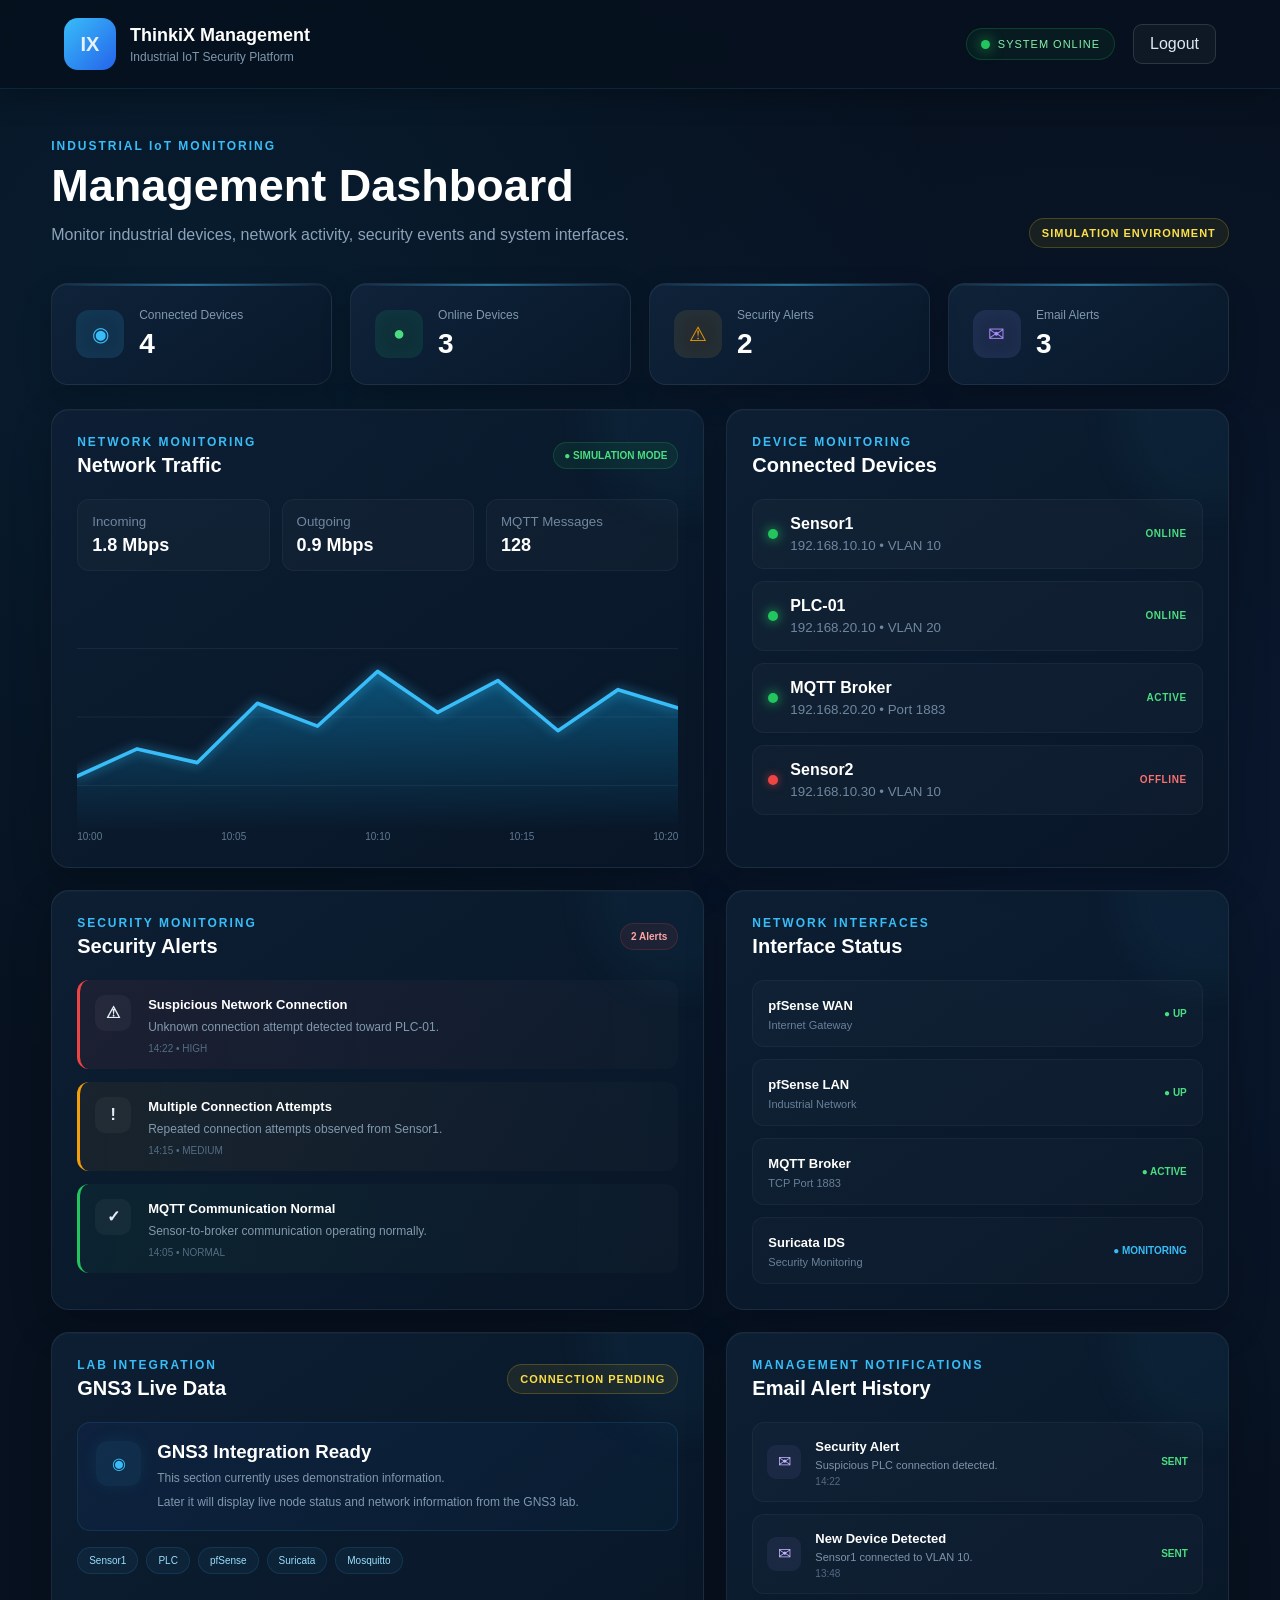
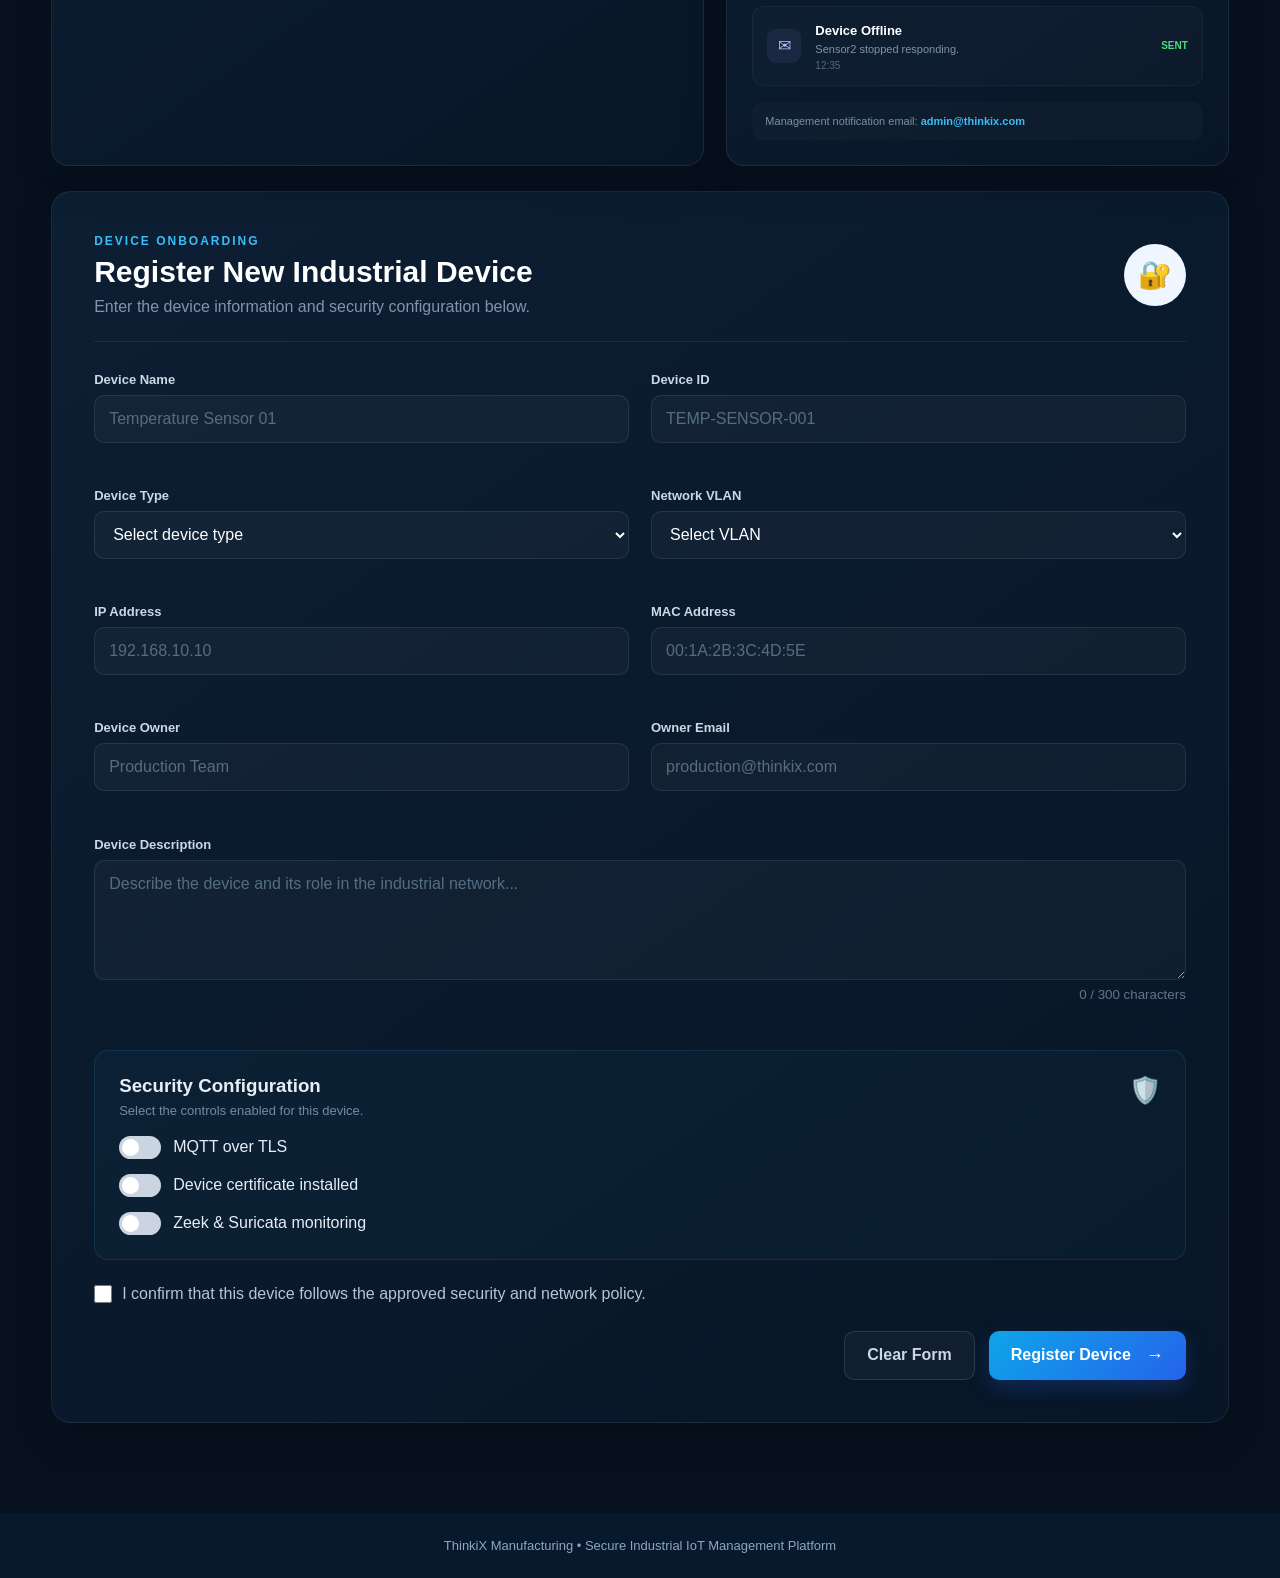
<file: management.html>
<!doctype html>
<html lang="en">
  <head>
    <meta charset="UTF-8" />
    <meta name="viewport" content="width=device-width, initial-scale=1.0" />

    <title>ThinkiX | Management Dashboard</title>

    <link rel="stylesheet" href="style.css" />
  </head>

  <body>
    <!-- =========================
       TOP NAVIGATION
  ========================== -->

    <header class="dashboard-header">
      <div class="dashboard-brand">
        <div class="brand-icon">IX</div>

        <div>
          <h2>ThinkiX Management</h2>
          <p>Industrial IoT Security Platform</p>
        </div>
      </div>

      <div class="dashboard-header-right">
        <div class="system-secure">
          <span class="status-dot"></span>
          SYSTEM ONLINE
        </div>

        <a href="index.html" class="logout-button"> Logout </a>
      </div>
    </header>

    <!-- =========================
       DASHBOARD
  ========================== -->

    <main class="dashboard-container">
      <section class="dashboard-title">
        <div>
          <p class="section-label">INDUSTRIAL IoT MONITORING</p>

          <h1>Management Dashboard</h1>

          <p>
            Monitor industrial devices, network activity, security events and
            system interfaces.
          </p>
        </div>

        <div class="demo-badge">DEMO DATA</div>
      </section>

      <!-- =========================
         SUMMARY CARDS
    ========================== -->

      <section class="dashboard-stats">
        <div class="dashboard-stat-card">
          <div class="stat-icon">◉</div>

          <div>
            <p>Connected Devices</p>
            <h2 id="totalDevices">4</h2>
          </div>
        </div>

        <div class="dashboard-stat-card">
          <div class="stat-icon online-icon">●</div>

          <div>
            <p>Online Devices</p>
            <h2 id="onlineDevices">3</h2>
          </div>
        </div>

        <div class="dashboard-stat-card">
          <div class="stat-icon alert-icon">⚠</div>

          <div>
            <p>Security Alerts</p>
            <h2 id="alertCount">2</h2>
          </div>
        </div>

        <div class="dashboard-stat-card">
          <div class="stat-icon email-icon">✉</div>

          <div>
            <p>Email Alerts</p>
            <h2>3</h2>
          </div>
        </div>
      </section>

      <!-- =========================
         TRAFFIC + DEVICE STATUS
    ========================== -->

      <section class="dashboard-grid">
        <!-- NETWORK TRAFFIC -->

        <div class="dashboard-panel traffic-panel">
          <div class="panel-header">
            <div>
              <p class="section-label">NETWORK MONITORING</p>

              <h2>Network Traffic</h2>
            </div>

            <span class="live-badge"> ● DEMO LIVE </span>
          </div>

          <div class="traffic-summary">
            <div>
              <small>Incoming</small>
              <strong>1.8 Mbps</strong>
            </div>

            <div>
              <small>Outgoing</small>
              <strong>0.9 Mbps</strong>
            </div>

            <div>
              <small>MQTT Messages</small>
              <strong>128</strong>
            </div>
          </div>

          <!-- SIMPLE GRAPH
             JavaScript can animate this later -->

          <div class="traffic-chart">
            <svg viewBox="0 0 700 250" preserveAspectRatio="none">
              <defs>
                <linearGradient
                  id="trafficGradient"
                  x1="0"
                  y1="0"
                  x2="0"
                  y2="1"
                >
                  <stop offset="0%" stop-color="#0ea5e9" stop-opacity="0.40" />

                  <stop offset="100%" stop-color="#0ea5e9" stop-opacity="0" />
                </linearGradient>
              </defs>

              <line x1="0" y1="50" x2="700" y2="50" class="chart-grid-line" />

              <line x1="0" y1="125" x2="700" y2="125" class="chart-grid-line" />

              <line x1="0" y1="200" x2="700" y2="200" class="chart-grid-line" />

              <path
                class="traffic-area"
                d="
                M0 190
                L70 160
                L140 175
                L210 110
                L280 135
                L350 75
                L420 120
                L490 85
                L560 140
                L630 95
                L700 115
                L700 250
                L0 250
                Z
              "
              />

              <polyline
                class="traffic-line"
                points="
                0,190
                70,160
                140,175
                210,110
                280,135
                350,75
                420,120
                490,85
                560,140
                630,95
                700,115
              "
              />
            </svg>
          </div>

          <div class="chart-labels">
            <span>10:00</span>
            <span>10:05</span>
            <span>10:10</span>
            <span>10:15</span>
            <span>10:20</span>
          </div>
        </div>

        <!-- CONNECTED DEVICES -->

        <div class="dashboard-panel">
          <div class="panel-header">
            <div>
              <p class="section-label">DEVICE MONITORING</p>

              <h2>Connected Devices</h2>
            </div>
          </div>

          <div class="device-list">
            <div class="device-row">
              <span class="device-status online"></span>

              <div class="device-info">
                <strong>Sensor1</strong>
                <small>192.168.10.10 • VLAN 10</small>
              </div>

              <span class="status-label online-text"> ONLINE </span>
            </div>

            <div class="device-row">
              <span class="device-status online"></span>

              <div class="device-info">
                <strong>PLC-01</strong>
                <small>192.168.20.10 • VLAN 20</small>
              </div>

              <span class="status-label online-text"> ONLINE </span>
            </div>

            <div class="device-row">
              <span class="device-status online"></span>

              <div class="device-info">
                <strong>MQTT Broker</strong>
                <small>192.168.20.20 • Port 1883</small>
              </div>

              <span class="status-label online-text"> ACTIVE </span>
            </div>

            <div class="device-row">
              <span class="device-status offline"></span>

              <div class="device-info">
                <strong>Sensor2</strong>
                <small>192.168.10.30 • VLAN 10</small>
              </div>

              <span class="status-label offline-text"> OFFLINE </span>
            </div>
          </div>
        </div>
      </section>

      <!-- =========================
         SECURITY + INTERFACES
    ========================== -->

      <section class="dashboard-grid">
        <!-- SECURITY ALERTS -->

        <div class="dashboard-panel">
          <div class="panel-header">
            <div>
              <p class="section-label">SECURITY MONITORING</p>

              <h2>Security Alerts</h2>
            </div>

            <span class="warning-badge"> 2 Alerts </span>
          </div>

          <div class="alert-list">
            <div class="security-alert high-alert">
              <div class="alert-symbol">⚠</div>

              <div>
                <strong> Suspicious Network Connection </strong>

                <p>Unknown connection attempt detected toward PLC-01.</p>

                <small> 14:22 • HIGH </small>
              </div>
            </div>

            <div class="security-alert medium-alert">
              <div class="alert-symbol">!</div>

              <div>
                <strong> Multiple Connection Attempts </strong>

                <p>Repeated connection attempts observed from Sensor1.</p>

                <small> 14:15 • MEDIUM </small>
              </div>
            </div>

            <div class="security-alert normal-alert">
              <div class="alert-symbol">✓</div>

              <div>
                <strong> MQTT Communication Normal </strong>

                <p>Sensor-to-broker communication operating normally.</p>

                <small> 14:05 • NORMAL </small>
              </div>
            </div>
          </div>
        </div>

        <!-- INTERFACE STATUS -->

        <div class="dashboard-panel">
          <div class="panel-header">
            <div>
              <p class="section-label">NETWORK INTERFACES</p>

              <h2>Interface Status</h2>
            </div>
          </div>

          <div class="interface-list">
            <div class="interface-row">
              <div>
                <strong>pfSense WAN</strong>
                <small>Internet Gateway</small>
              </div>

              <span class="interface-up"> ● UP </span>
            </div>

            <div class="interface-row">
              <div>
                <strong>pfSense LAN</strong>
                <small>Industrial Network</small>
              </div>

              <span class="interface-up"> ● UP </span>
            </div>

            <div class="interface-row">
              <div>
                <strong>MQTT Broker</strong>
                <small>TCP Port 1883</small>
              </div>

              <span class="interface-up"> ● ACTIVE </span>
            </div>

            <div class="interface-row">
              <div>
                <strong>Suricata IDS</strong>
                <small>Security Monitoring</small>
              </div>

              <span class="interface-monitoring"> ● MONITORING </span>
            </div>
          </div>
        </div>
      </section>

      <!-- =========================
         GNS3 + EMAIL HISTORY
    ========================== -->

      <section class="dashboard-grid">
        <!-- GNS3 -->

        <div class="dashboard-panel">
          <div class="panel-header">
            <div>
              <p class="section-label">LAB INTEGRATION</p>

              <h2>GNS3 Live Data</h2>
            </div>

            <span class="demo-badge"> CONNECTION PENDING </span>
          </div>

          <div class="gns3-message">
            <div class="gns3-icon">◉</div>

            <div>
              <h3>GNS3 Integration Ready</h3>

              <p>This section currently uses demonstration information.</p>

              <p>
                Later it will display live node status and network information
                from the GNS3 lab.
              </p>
            </div>
          </div>

          <div class="gns3-nodes">
            <span>Sensor1</span>
            <span>PLC</span>
            <span>pfSense</span>
            <span>Suricata</span>
            <span>Mosquitto</span>
          </div>
        </div>

        <!-- EMAIL HISTORY -->

        <div class="dashboard-panel">
          <div class="panel-header">
            <div>
              <p class="section-label">MANAGEMENT NOTIFICATIONS</p>

              <h2>Email Alert History</h2>
            </div>
          </div>

          <div class="email-history">
            <div class="email-row">
              <div class="email-icon-small">✉</div>

              <div>
                <strong> Security Alert </strong>

                <p>Suspicious PLC connection detected.</p>

                <small> 14:22 </small>
              </div>

              <span class="email-sent"> SENT </span>
            </div>

            <div class="email-row">
              <div class="email-icon-small">✉</div>

              <div>
                <strong> New Device Detected </strong>

                <p>Sensor1 connected to VLAN 10.</p>

                <small> 13:48 </small>
              </div>

              <span class="email-sent"> SENT </span>
            </div>

            <div class="email-row">
              <div class="email-icon-small">✉</div>

              <div>
                <strong> Device Offline </strong>

                <p>Sensor2 stopped responding.</p>

                <small> 12:35 </small>
              </div>

              <span class="email-sent"> SENT </span>
            </div>
          </div>

          <div class="management-email">
            Management notification email:

            <strong> admin@thinkix.com </strong>
          </div>
        </div>
      </section>

      <!-- =========================
         DEVICE REGISTRATION
    ========================== -->

      <section class="form-card dashboard-registration" id="registration">
        <div class="form-header">
          <div>
            <p class="section-label">DEVICE ONBOARDING</p>

            <h2>Register New Industrial Device</h2>

            <p>
              Enter the device information and security configuration below.
            </p>
          </div>

          <div class="security-ring">🔐</div>
        </div>

        <form id="deviceForm" novalidate>
          <div class="form-grid">
            <div class="form-group">
              <label for="deviceName"> Device Name </label>

              <input
                type="text"
                id="deviceName"
                placeholder="Temperature Sensor 01"
              />

              <small class="error-message" id="deviceNameError"></small>
            </div>

            <div class="form-group">
              <label for="deviceId"> Device ID </label>

              <input type="text" id="deviceId" placeholder="TEMP-SENSOR-001" />

              <small class="error-message" id="deviceIdError"></small>
            </div>

            <div class="form-group">
              <label for="deviceType"> Device Type </label>

              <select id="deviceType">
                <option value="">Select device type</option>

                <option value="temperature">Temperature Sensor</option>

                <option value="pressure">Pressure Sensor</option>

                <option value="vibration">Vibration Sensor</option>

                <option value="plc">PLC Controller</option>

                <option value="robotic">Robotic Arm</option>

                <option value="monitoring">Monitoring Server</option>
              </select>

              <small class="error-message" id="deviceTypeError"></small>
            </div>

            <div class="form-group">
              <label for="vlan"> Network VLAN </label>

              <select id="vlan">
                <option value="">Select VLAN</option>

                <option value="10">VLAN 10 — IoT Sensors</option>

                <option value="20">VLAN 20 — Robotics / PLC</option>

                <option value="30">VLAN 30 — Firewall</option>

                <option value="40">VLAN 40 — Monitoring</option>

                <option value="50">VLAN 50 — Management</option>
              </select>

              <small class="error-message" id="vlanError"></small>
            </div>

            <div class="form-group">
              <label for="ipAddress"> IP Address </label>

              <input type="text" id="ipAddress" placeholder="192.168.10.10" />

              <small class="error-message" id="ipAddressError"></small>
            </div>

            <div class="form-group">
              <label for="macAddress"> MAC Address </label>

              <input
                type="text"
                id="macAddress"
                placeholder="00:1A:2B:3C:4D:5E"
              />

              <small class="error-message" id="macAddressError"></small>
            </div>

            <div class="form-group">
              <label for="ownerName"> Device Owner </label>

              <input type="text" id="ownerName" placeholder="Production Team" />

              <small class="error-message" id="ownerNameError"></small>
            </div>

            <div class="form-group">
              <label for="email"> Owner Email </label>

              <input
                type="email"
                id="email"
                placeholder="production@thinkix.com"
              />

              <small class="error-message" id="emailError"></small>
            </div>
          </div>

          <div class="form-group full-width">
            <label for="description"> Device Description </label>

            <textarea
              id="description"
              rows="5"
              maxlength="300"
              placeholder="Describe the device and its role in the industrial network..."
            ></textarea>

            <small class="character-count" id="characterCount">
              0 / 300 characters
            </small>

            <small class="error-message" id="descriptionError"></small>
          </div>

          <div class="security-box">
            <div class="security-box-header">
              <div>
                <h3>Security Configuration</h3>

                <p>Select the controls enabled for this device.</p>
              </div>

              <span class="shield"> 🛡️ </span>
            </div>

            <label class="toggle-row">
              <input type="checkbox" id="tlsEnabled" />

              <span class="toggle"></span>

              <span> MQTT over TLS </span>
            </label>

            <label class="toggle-row">
              <input type="checkbox" id="certificateInstalled" />

              <span class="toggle"></span>

              <span> Device certificate installed </span>
            </label>

            <label class="toggle-row">
              <input type="checkbox" id="monitoringEnabled" />

              <span class="toggle"></span>

              <span> Zeek & Suricata monitoring </span>
            </label>
          </div>

          <label class="agreement-row">
            <input type="checkbox" id="agreement" />

            <span>
              I confirm that this device follows the approved security and
              network policy.
            </span>
          </label>

          <small class="error-message" id="agreementError"></small>

          <div class="button-group">
            <button type="reset" class="secondary-button" id="resetButton">
              Clear Form
            </button>

            <button type="submit" class="primary-button">
              <span> Register Device </span>

              <span class="button-arrow"> → </span>
            </button>
          </div>
        </form>

        <div class="loading-box" id="loadingBox">
          <div class="loader"></div>

          <p>Validating secure device configuration...</p>
        </div>

        <div class="success-message" id="successMessage">
          <div class="success-icon">✓</div>

          <div>
            <h3>Device Registration Successful</h3>

            <p>Device information passed front-end validation successfully.</p>
          </div>
        </div>
      </section>
    </main>

    <footer>
      <p>ThinkiX Manufacturing • Secure Industrial IoT Management Platform</p>
    </footer>

    <script src="script.js"></script>
  </body>
</html>
</file>
<file: style.css>
* {
  box-sizing: border-box;
  margin: 0;
  padding: 0;
}

html {
  scroll-behavior: smooth;
}

body {
  font-family: Arial, Helvetica, sans-serif;
  background: #eef3f8;
  color: #172033;
}

button,
input,
select,
textarea {
  font: inherit;
}

/* HERO */

.hero {
  min-height: 620px;
  padding: 25px 7% 80px;
  background:
    radial-gradient(
      circle at 75% 40%,
      rgba(56, 189, 248, 0.15),
      transparent 30%
    ),
    linear-gradient(135deg, #06172d, #0c2d4f);
  color: white;
  overflow: hidden;
}

.navbar {
  max-width: 1250px;
  margin: auto;
  display: flex;
  justify-content: space-between;
  align-items: center;
}

.brand {
  display: flex;
  align-items: center;
  gap: 14px;
}

.brand-icon {
  width: 52px;
  height: 52px;
  display: grid;
  place-items: center;
  border-radius: 14px;
  background: linear-gradient(135deg, #38bdf8, #2563eb);
  font-weight: 800;
  font-size: 20px;
}

.brand h2 {
  font-size: 18px;
}

.brand p {
  margin-top: 4px;
  color: #a9bdd1;
  font-size: 13px;
}

.secure-badge {
  display: flex;
  align-items: center;
  gap: 9px;
  padding: 10px 16px;
  border: 1px solid rgba(255, 255, 255, 0.18);
  border-radius: 999px;
  background: rgba(255, 255, 255, 0.06);
  font-size: 12px;
  letter-spacing: 1px;
}

.status-dot {
  width: 9px;
  height: 9px;
  background: #22c55e;
  border-radius: 50%;
  box-shadow: 0 0 14px #22c55e;
  animation: pulse 1.5s infinite;
}

.hero-content {
  max-width: 1250px;
  margin: 100px auto 0;
  display: grid;
  grid-template-columns: 1fr 1fr;
  gap: 70px;
  align-items: center;
}

.eyebrow,
.section-label {
  color: #38bdf8;
  font-size: 12px;
  font-weight: 700;
  letter-spacing: 2px;
}

.hero h1 {
  max-width: 650px;
  margin-top: 14px;
  font-size: clamp(42px, 5vw, 70px);
  line-height: 1.05;
}

.hero h1 span {
  color: #38bdf8;
}

.hero-description {
  max-width: 600px;
  margin-top: 24px;
  color: #c7d7e7;
  line-height: 1.8;
  font-size: 17px;
}

.hero-button {
  display: inline-block;
  margin-top: 32px;
  padding: 15px 25px;
  border-radius: 10px;
  background: #38bdf8;
  color: #06213d;
  text-decoration: none;
  font-weight: 800;
  transition: 0.25s;
}

.hero-button:hover {
  transform: translateY(-3px);
  box-shadow: 0 10px 30px rgba(56, 189, 248, 0.35);
}

/* NETWORK ANIMATION */

.network-animation {
  position: relative;
  height: 350px;
}

.node {
  position: absolute;
  width: 58px;
  height: 58px;
  border: 2px solid #38bdf8;
  border-radius: 50%;
  background: #0b2948;
  box-shadow:
    0 0 0 8px rgba(56, 189, 248, 0.08),
    0 0 25px rgba(56, 189, 248, 0.5);
  z-index: 2;
}

.sensor-node {
  left: 10%;
  top: 140px;
}

.plc-node {
  left: 35%;
  top: 55px;
}

.firewall-node {
  left: 60%;
  top: 145px;
}

.ids-node {
  left: 82%;
  top: 65px;
}

.network-line {
  position: absolute;
  height: 2px;
  background: linear-gradient(
    90deg,
    rgba(56, 189, 248, 0.2),
    #38bdf8,
    rgba(56, 189, 248, 0.2)
  );
  transform-origin: left center;
}

.line-one {
  width: 150px;
  left: 18%;
  top: 160px;
  transform: rotate(-20deg);
}

.line-two {
  width: 160px;
  left: 42%;
  top: 90px;
  transform: rotate(22deg);
}

.line-three {
  width: 145px;
  left: 66%;
  top: 165px;
  transform: rotate(-22deg);
}

.network-label {
  position: absolute;
  padding: 7px 11px;
  border-radius: 8px;
  background: rgba(255, 255, 255, 0.08);
  color: #cdeeff;
  font-size: 12px;
}

.sensor-label {
  left: 5%;
  top: 220px;
}

.plc-label {
  left: 34%;
  top: 5px;
}

.firewall-label {
  left: 57%;
  top: 220px;
}

.ids-label {
  left: 79%;
  top: 10px;
}

.moving-packet {
  position: absolute;
  width: 9px;
  height: 9px;
  border-radius: 50%;
  background: white;
  box-shadow: 0 0 16px #38bdf8;
  z-index: 4;
}

.packet-one {
  animation: packetOne 3s linear infinite;
}

.packet-two {
  animation: packetTwo 3s linear infinite 1s;
}

.packet-three {
  animation: packetThree 3s linear infinite 2s;
}

/* STATUS CARDS */

.status-section {
  max-width: 1050px;
  margin: -55px auto 0;
  padding: 0 20px;
  display: grid;
  grid-template-columns: repeat(3, 1fr);
  gap: 18px;
  position: relative;
  z-index: 5;
}

.status-card {
  display: flex;
  gap: 14px;
  align-items: center;
  padding: 22px;
  border-radius: 15px;
  background: white;
  box-shadow: 0 12px 35px rgba(15, 23, 42, 0.12);
  transition: 0.25s;
}

.status-card:hover {
  transform: translateY(-5px);
}

.status-icon {
  width: 45px;
  height: 45px;
  display: grid;
  place-items: center;
  border-radius: 12px;
  background: #e8f6ff;
  color: #0284c7;
  font-size: 20px;
}

.status-card h3 {
  font-size: 16px;
}

.status-card p {
  margin-top: 5px;
  color: #718096;
  font-size: 13px;
}

/* FORM */

.page-container {
  padding: 85px 20px;
}

.form-card {
  max-width: 980px;
  margin: auto;
  padding: 42px;
  border-radius: 20px;
  background: white;
  box-shadow: 0 14px 45px rgba(15, 23, 42, 0.1);
}

.form-header {
  display: flex;
  justify-content: space-between;
  gap: 20px;
  align-items: center;
  padding-bottom: 25px;
  border-bottom: 1px solid #e2e8f0;
}

.form-header h2 {
  margin-top: 7px;
  font-size: 30px;
}

.form-header p:not(.section-label) {
  margin-top: 9px;
  color: #64748b;
}

.security-ring {
  width: 62px;
  height: 62px;
  display: grid;
  place-items: center;
  border-radius: 50%;
  background: #eff6ff;
  font-size: 27px;
  animation: float 3s ease-in-out infinite;
}

.form-grid {
  margin-top: 30px;
  display: grid;
  grid-template-columns: repeat(2, 1fr);
  gap: 22px;
}

.form-group {
  display: flex;
  flex-direction: column;
}

.form-group label {
  margin-bottom: 8px;
  font-size: 13px;
  font-weight: 700;
}

input,
select,
textarea {
  width: 100%;
  border: 1px solid #cbd5e1;
  border-radius: 10px;
  outline: none;
  background: #f8fafc;
  transition: 0.2s;
}

input,
select {
  height: 48px;
  padding: 0 14px;
}

textarea {
  padding: 14px;
  resize: vertical;
}

input:focus,
select:focus,
textarea:focus {
  background: white;
  border-color: #0ea5e9;
  box-shadow: 0 0 0 3px rgba(14, 165, 233, 0.12);
}

.invalid {
  border-color: #ef4444;
}

.full-width {
  margin-top: 23px;
}

.character-count {
  margin-top: 7px;
  text-align: right;
  color: #64748b;
}

.error-message {
  min-height: 17px;
  margin-top: 6px;
  color: #dc2626;
  font-size: 12px;
}

/* SECURITY */

.security-box {
  margin-top: 25px;
  padding: 24px;
  border: 1px solid #bae6fd;
  border-radius: 14px;
  background: #f0f9ff;
}

.security-box-header {
  display: flex;
  justify-content: space-between;
  margin-bottom: 18px;
}

.security-box-header p {
  margin-top: 6px;
  color: #64748b;
  font-size: 13px;
}

.shield {
  font-size: 26px;
}

.toggle-row {
  display: flex;
  align-items: center;
  gap: 12px;
  margin-top: 15px;
  cursor: pointer;
}

.toggle-row input {
  display: none;
}

.toggle {
  width: 42px;
  height: 23px;
  position: relative;
  border-radius: 999px;
  background: #cbd5e1;
  transition: 0.25s;
}

.toggle::after {
  content: "";
  width: 17px;
  height: 17px;
  position: absolute;
  top: 3px;
  left: 3px;
  border-radius: 50%;
  background: white;
  transition: 0.25s;
}

.toggle-row input:checked + .toggle {
  background: #0ea5e9;
}

.toggle-row input:checked + .toggle::after {
  left: 22px;
}

.agreement-row {
  display: flex;
  gap: 10px;
  margin-top: 25px;
  align-items: flex-start;
}

.agreement-row input {
  width: 18px;
  height: 18px;
}

/* BUTTONS */

.button-group {
  display: flex;
  justify-content: flex-end;
  gap: 14px;
  margin-top: 28px;
}

button {
  padding: 14px 22px;
  border: none;
  border-radius: 10px;
  font-weight: 700;
  cursor: pointer;
}

.primary-button {
  display: flex;
  gap: 15px;
  align-items: center;
  background: linear-gradient(135deg, #0ea5e9, #2563eb);
  color: white;
  box-shadow: 0 8px 20px rgba(37, 99, 235, 0.25);
  transition: 0.25s;
}

.primary-button:hover {
  transform: translateY(-2px);
  box-shadow: 0 12px 28px rgba(37, 99, 235, 0.35);
}

.button-arrow {
  font-size: 18px;
}

.secondary-button {
  border: 1px solid #cbd5e1;
  background: white;
  color: #475569;
}

/* SUCCESS + LOADING */

.loading-box,
.success-message {
  display: none;
  margin-top: 25px;
}

.loading-box.show,
.success-message.show {
  display: flex;
}

.loading-box {
  align-items: center;
  gap: 15px;
  padding: 18px;
  border-radius: 12px;
  background: #eff6ff;
  color: #1d4ed8;
}

.loader {
  width: 24px;
  height: 24px;
  border: 3px solid #bfdbfe;
  border-top-color: #2563eb;
  border-radius: 50%;
  animation: spin 0.8s linear infinite;
}

.success-message {
  align-items: center;
  gap: 16px;
  padding: 20px;
  border: 1px solid #86efac;
  border-radius: 12px;
  background: #f0fdf4;
  color: #166534;
  animation: slideUp 0.35s ease;
}

.success-icon {
  width: 45px;
  height: 45px;
  display: grid;
  place-items: center;
  border-radius: 50%;
  background: #22c55e;
  color: white;
  font-size: 24px;
  font-weight: 800;
}

.success-message p {
  margin-top: 5px;
}

/* FOOTER */

footer {
  padding: 25px;
  text-align: center;
  background: #07192d;
  color: #8fa7bc;
  font-size: 13px;
}

/* ANIMATIONS */

@keyframes pulse {
  0%,
  100% {
    opacity: 1;
  }

  50% {
    opacity: 0.35;
  }
}

@keyframes float {
  0%,
  100% {
    transform: translateY(0);
  }

  50% {
    transform: translateY(-7px);
  }
}

@keyframes spin {
  to {
    transform: rotate(360deg);
  }
}

@keyframes slideUp {
  from {
    opacity: 0;
    transform: translateY(15px);
  }

  to {
    opacity: 1;
    transform: translateY(0);
  }
}

@keyframes packetOne {
  0% {
    left: 18%;
    top: 160px;
  }

  100% {
    left: 40%;
    top: 80px;
  }
}

@keyframes packetTwo {
  0% {
    left: 42%;
    top: 90px;
  }

  100% {
    left: 65%;
    top: 165px;
  }
}

@keyframes packetThree {
  0% {
    left: 66%;
    top: 165px;
  }

  100% {
    left: 85%;
    top: 80px;
  }
}

/* RESPONSIVE */

@media (max-width: 850px) {
  .hero-content {
    grid-template-columns: 1fr;
    margin-top: 70px;
  }

  .network-animation {
    height: 300px;
  }

  .status-section {
    grid-template-columns: 1fr;
    margin-top: -35px;
  }

  .form-grid {
    grid-template-columns: 1fr;
  }
}

@media (max-width: 600px) {
  .navbar {
    align-items: flex-start;
    gap: 15px;
  }

  .secure-badge {
    display: none;
  }

  .hero {
    padding-left: 22px;
    padding-right: 22px;
  }

  .hero h1 {
    font-size: 42px;
  }

  .form-card {
    padding: 25px 18px;
  }

  .form-header {
    align-items: flex-start;
  }

  .button-group {
    flex-direction: column-reverse;
  }

  button {
    width: 100%;
    justify-content: center;
  }
}
/* =========================================================
   THINKIX MANAGEMENT DASHBOARD
   ADD THIS BELOW YOUR EXISTING CSS
========================================================= */

/* DASHBOARD BACKGROUND */

body {
  background:
    radial-gradient(
      circle at 15% 10%,
      rgba(14, 165, 233, 0.08),
      transparent 25%
    ),
    radial-gradient(
      circle at 85% 25%,
      rgba(37, 99, 235, 0.08),
      transparent 30%
    ),
    #07111f;
  color: #e8f0f8;
}

/* TOP HEADER */

.dashboard-header {
  position: sticky;
  top: 0;
  z-index: 100;
  display: flex;
  justify-content: space-between;
  align-items: center;

  padding: 18px 5%;

  background: rgba(7, 17, 31, 0.9);

  border-bottom: 1px solid rgba(56, 189, 248, 0.12);

  backdrop-filter: blur(14px);

  box-shadow: 0 6px 30px rgba(0, 0, 0, 0.28);
}

.dashboard-brand {
  display: flex;
  align-items: center;
  gap: 14px;
}

.dashboard-brand h2 {
  font-size: 18px;
  color: white;
}

.dashboard-brand p {
  margin-top: 4px;
  color: #7f97ad;
  font-size: 12px;
}

.dashboard-header-right {
  display: flex;
  align-items: center;
  gap: 18px;
}

.system-secure {
  display: flex;
  align-items: center;
  gap: 8px;

  padding: 9px 14px;

  border: 1px solid rgba(34, 197, 94, 0.22);
  border-radius: 999px;

  background: rgba(34, 197, 94, 0.06);

  color: #86efac;

  font-size: 11px;
  letter-spacing: 1px;
}

.logout-button {
  padding: 10px 16px;

  border: 1px solid rgba(255, 255, 255, 0.12);
  border-radius: 9px;

  color: #dce8f4;

  text-decoration: none;

  background: rgba(255, 255, 255, 0.04);

  transition: 0.25s;
}

.logout-button:hover {
  border-color: #38bdf8;
  color: white;
  transform: translateY(-2px);
}

/* DASHBOARD CONTAINER */

.dashboard-container {
  max-width: 1450px;
  margin: auto;
  padding: 50px 4% 90px;
}

/* TITLE */

.dashboard-title {
  display: flex;
  justify-content: space-between;
  align-items: flex-end;

  gap: 25px;

  margin-bottom: 35px;
}

.dashboard-title h1 {
  margin-top: 7px;

  font-size: clamp(30px, 4vw, 45px);

  color: white;
}

.dashboard-title p:not(.section-label) {
  margin-top: 10px;
  color: #8ba2b8;
  line-height: 1.6;
}

.demo-badge {
  display: inline-flex;
  align-items: center;

  padding: 8px 12px;

  border: 1px solid rgba(250, 204, 21, 0.22);
  border-radius: 999px;

  background: rgba(250, 204, 21, 0.07);

  color: #fde047;

  font-size: 11px;
  font-weight: 700;
  letter-spacing: 1px;
}

/* SUMMARY STATS */

.dashboard-stats {
  display: grid;

  grid-template-columns: repeat(4, 1fr);

  gap: 18px;

  margin-bottom: 24px;
}

.dashboard-stat-card {
  position: relative;

  display: flex;
  align-items: center;

  gap: 15px;

  padding: 24px;

  border: 1px solid rgba(148, 163, 184, 0.12);
  border-radius: 17px;

  background: linear-gradient(
    145deg,
    rgba(15, 35, 58, 0.95),
    rgba(9, 24, 42, 0.95)
  );

  box-shadow:
    0 12px 30px rgba(0, 0, 0, 0.2),
    inset 0 1px 0 rgba(255, 255, 255, 0.03);

  overflow: hidden;

  transition: 0.3s;
}

.dashboard-stat-card::before {
  content: "";

  position: absolute;

  left: 0;
  top: 0;

  width: 100%;
  height: 2px;

  background: linear-gradient(90deg, transparent, #38bdf8, transparent);

  opacity: 0.5;
}

.dashboard-stat-card:hover {
  transform: translateY(-5px);

  border-color: rgba(56, 189, 248, 0.3);

  box-shadow:
    0 16px 38px rgba(0, 0, 0, 0.3),
    0 0 25px rgba(14, 165, 233, 0.07);
}

.stat-icon {
  width: 48px;
  height: 48px;

  display: grid;
  place-items: center;

  border-radius: 13px;

  background: rgba(56, 189, 248, 0.12);

  color: #38bdf8;

  font-size: 20px;

  box-shadow: inset 0 0 18px rgba(56, 189, 248, 0.06);
}

.online-icon {
  color: #4ade80;
  background: rgba(34, 197, 94, 0.1);
}

.alert-icon {
  color: #f59e0b;
  background: rgba(245, 158, 11, 0.1);
}

.email-icon {
  color: #a78bfa;
  background: rgba(167, 139, 250, 0.1);
}

.dashboard-stat-card p {
  color: #8198ae;
  font-size: 12px;
}

.dashboard-stat-card h2 {
  margin-top: 6px;
  color: white;
  font-size: 28px;
}

/* MAIN GRID */

.dashboard-grid {
  display: grid;

  grid-template-columns: 1.3fr 1fr;

  gap: 22px;

  margin-top: 22px;
}

/* PANELS */

.dashboard-panel {
  position: relative;

  padding: 25px;

  border: 1px solid rgba(148, 163, 184, 0.12);
  border-radius: 18px;

  background: linear-gradient(
    145deg,
    rgba(13, 31, 52, 0.98),
    rgba(8, 22, 39, 0.98)
  );

  box-shadow:
    0 15px 40px rgba(0, 0, 0, 0.22),
    inset 0 1px 0 rgba(255, 255, 255, 0.025);

  overflow: hidden;

  animation: dashboardFade 0.7s ease both;
}

.dashboard-panel::after {
  content: "";

  position: absolute;

  width: 180px;
  height: 180px;

  right: -70px;
  top: -80px;

  border-radius: 50%;

  background: rgba(56, 189, 248, 0.04);

  filter: blur(20px);
}

.panel-header {
  position: relative;
  z-index: 2;

  display: flex;
  justify-content: space-between;
  align-items: center;

  gap: 16px;

  margin-bottom: 22px;
}

.panel-header h2 {
  margin-top: 5px;
  color: white;
  font-size: 20px;
}

/* LIVE BADGE */

.live-badge {
  display: flex;
  align-items: center;
  gap: 7px;

  padding: 7px 10px;

  border-radius: 999px;

  background: rgba(34, 197, 94, 0.08);

  color: #4ade80;

  border: 1px solid rgba(34, 197, 94, 0.2);

  font-size: 10px;
  font-weight: 700;

  animation: liveGlow 1.6s infinite;
}

/* TRAFFIC */

.traffic-summary {
  display: grid;

  grid-template-columns: repeat(3, 1fr);

  gap: 12px;

  margin-bottom: 20px;
}

.traffic-summary > div {
  padding: 14px;

  border-radius: 12px;

  background: rgba(255, 255, 255, 0.025);

  border: 1px solid rgba(255, 255, 255, 0.04);
}

.traffic-summary small {
  display: block;

  margin-bottom: 6px;

  color: #6f879f;
}

.traffic-summary strong {
  color: white;
  font-size: 18px;
}

.traffic-chart {
  height: 240px;

  padding: 12px 0 0;

  overflow: hidden;
}

.traffic-chart svg {
  width: 100%;
  height: 100%;
}

.chart-grid-line {
  stroke: rgba(148, 163, 184, 0.12);
  stroke-width: 1;
}

.traffic-area {
  fill: url(#trafficGradient);

  animation: graphFade 2s ease;
}

.traffic-line {
  fill: none;

  stroke: #38bdf8;

  stroke-width: 4;

  stroke-linejoin: round;
  stroke-linecap: round;

  stroke-dasharray: 1200;

  stroke-dashoffset: 1200;

  filter: drop-shadow(0 0 6px rgba(56, 189, 248, 0.65));

  animation: drawTraffic 3s ease forwards;
}

.chart-labels {
  display: flex;
  justify-content: space-between;

  color: #607890;

  font-size: 10px;
}

/* DEVICE LIST */

.device-list {
  display: flex;
  flex-direction: column;

  gap: 12px;
}

.device-row {
  display: grid;

  grid-template-columns: auto 1fr auto;

  align-items: center;

  gap: 12px;

  padding: 15px;

  border-radius: 12px;

  background: rgba(255, 255, 255, 0.025);

  border: 1px solid rgba(255, 255, 255, 0.04);

  transition: 0.25s;
}

.device-row:hover {
  transform: translateX(5px);

  border-color: rgba(56, 189, 248, 0.18);

  background: rgba(56, 189, 248, 0.035);
}

.device-status {
  width: 10px;
  height: 10px;

  border-radius: 50%;
}

.device-status.online {
  background: #22c55e;

  box-shadow: 0 0 12px #22c55e;

  animation: pulse 1.4s infinite;
}

.device-status.offline {
  background: #ef4444;

  box-shadow: 0 0 9px rgba(239, 68, 68, 0.65);
}

.device-info strong {
  display: block;
  color: white;
}

.device-info small {
  display: block;

  margin-top: 5px;

  color: #6f879f;
}

.status-label {
  font-size: 10px;
  font-weight: 800;
  letter-spacing: 0.6px;
}

.online-text {
  color: #4ade80;
}

.offline-text {
  color: #f87171;
}

/* SECURITY ALERTS */

.warning-badge {
  padding: 7px 10px;

  border-radius: 999px;

  color: #fca5a5;

  background: rgba(239, 68, 68, 0.08);

  border: 1px solid rgba(239, 68, 68, 0.18);

  font-size: 10px;
  font-weight: 700;

  animation: warningPulse 2s infinite;
}

.alert-list {
  display: flex;
  flex-direction: column;

  gap: 13px;
}

.security-alert {
  display: grid;

  grid-template-columns: 40px 1fr;

  gap: 13px;

  padding: 15px;

  border-radius: 12px;

  background: rgba(255, 255, 255, 0.02);

  border-left: 3px solid transparent;

  transition: 0.25s;
}

.security-alert:hover {
  transform: translateX(4px);
}

.high-alert {
  border-left-color: #ef4444;

  background: linear-gradient(
    90deg,
    rgba(239, 68, 68, 0.07),
    rgba(255, 255, 255, 0.015)
  );
}

.medium-alert {
  border-left-color: #f59e0b;

  background: linear-gradient(
    90deg,
    rgba(245, 158, 11, 0.06),
    rgba(255, 255, 255, 0.015)
  );
}

.normal-alert {
  border-left-color: #22c55e;

  background: linear-gradient(
    90deg,
    rgba(34, 197, 94, 0.05),
    rgba(255, 255, 255, 0.015)
  );
}

.alert-symbol {
  width: 36px;
  height: 36px;

  display: grid;
  place-items: center;

  border-radius: 10px;

  background: rgba(255, 255, 255, 0.04);

  color: #e5eef7;

  font-weight: 800;
}

.security-alert strong {
  color: white;
  font-size: 13px;
}

.security-alert p {
  margin-top: 5px;

  color: #8299ae;

  line-height: 1.5;

  font-size: 12px;
}

.security-alert small {
  display: block;

  margin-top: 7px;

  color: #536d84;

  font-size: 10px;
}

/* INTERFACE STATUS */

.interface-list {
  display: flex;
  flex-direction: column;

  gap: 12px;
}

.interface-row {
  display: flex;

  justify-content: space-between;
  align-items: center;

  gap: 12px;

  padding: 15px;

  border-radius: 12px;

  border: 1px solid rgba(255, 255, 255, 0.04);

  background: rgba(255, 255, 255, 0.02);

  transition: 0.25s;
}

.interface-row:hover {
  background: rgba(56, 189, 248, 0.035);

  border-color: rgba(56, 189, 248, 0.12);
}

.interface-row strong {
  color: white;
  font-size: 13px;
}

.interface-row small {
  display: block;

  margin-top: 5px;

  color: #688198;

  font-size: 11px;
}

.interface-up {
  color: #4ade80;

  font-size: 10px;

  font-weight: 800;

  animation: pulse 1.5s infinite;
}

.interface-monitoring {
  color: #38bdf8;

  font-size: 10px;

  font-weight: 800;

  animation: monitoringGlow 2s infinite;
}

/* GNS3 */

.gns3-message {
  display: flex;

  gap: 16px;

  padding: 18px;

  border-radius: 13px;

  background: linear-gradient(
    135deg,
    rgba(37, 99, 235, 0.07),
    rgba(14, 165, 233, 0.035)
  );

  border: 1px solid rgba(56, 189, 248, 0.12);
}

.gns3-icon {
  width: 45px;
  height: 45px;

  display: grid;
  place-items: center;

  flex-shrink: 0;

  border-radius: 12px;

  color: #38bdf8;

  background: rgba(56, 189, 248, 0.08);

  box-shadow: 0 0 18px rgba(56, 189, 248, 0.08);

  animation: float 3s ease-in-out infinite;
}

.gns3-message h3 {
  color: white;
}

.gns3-message p {
  margin-top: 6px;

  color: #7f98ae;

  line-height: 1.55;

  font-size: 12px;
}

.gns3-nodes {
  display: flex;
  flex-wrap: wrap;

  gap: 8px;

  margin-top: 16px;
}

.gns3-nodes span {
  padding: 7px 11px;

  border-radius: 999px;

  background: rgba(56, 189, 248, 0.05);

  border: 1px solid rgba(56, 189, 248, 0.12);

  color: #9adffd;

  font-size: 10px;

  transition: 0.25s;
}

.gns3-nodes span:hover {
  transform: translateY(-2px);

  background: rgba(56, 189, 248, 0.1);
}

/* EMAIL HISTORY */

.email-history {
  display: flex;
  flex-direction: column;

  gap: 12px;
}

.email-row {
  display: grid;

  grid-template-columns: 36px 1fr auto;

  gap: 12px;

  align-items: center;

  padding: 14px;

  border-radius: 12px;

  background: rgba(255, 255, 255, 0.02);

  border: 1px solid rgba(255, 255, 255, 0.04);

  transition: 0.25s;
}

.email-row:hover {
  transform: translateX(4px);

  border-color: rgba(167, 139, 250, 0.15);
}

.email-icon-small {
  width: 34px;
  height: 34px;

  display: grid;
  place-items: center;

  border-radius: 9px;

  background: rgba(167, 139, 250, 0.08);

  color: #c4b5fd;
}

.email-row strong {
  color: white;
  font-size: 13px;
}

.email-row p {
  margin-top: 4px;

  color: #7d94aa;

  font-size: 11px;
}

.email-row small {
  display: block;

  margin-top: 5px;

  color: #536a80;

  font-size: 10px;
}

.email-sent {
  color: #4ade80;

  font-size: 10px;

  font-weight: 800;
}

.management-email {
  margin-top: 16px;

  padding: 13px;

  border-radius: 10px;

  color: #7890a7;

  background: rgba(255, 255, 255, 0.018);

  font-size: 11px;
}

.management-email strong {
  color: #38bdf8;
}

/* REGISTRATION CARD INSIDE DASHBOARD */

.dashboard-registration {
  margin-top: 25px;

  max-width: none;

  background: linear-gradient(
    145deg,
    rgba(13, 31, 52, 0.98),
    rgba(8, 22, 39, 0.98)
  );

  color: #e7eef6;

  border: 1px solid rgba(148, 163, 184, 0.12);

  box-shadow: 0 15px 40px rgba(0, 0, 0, 0.22);
}

.dashboard-registration .form-header {
  border-bottom-color: rgba(255, 255, 255, 0.07);
}

.dashboard-registration .form-header h2 {
  color: white;
}

.dashboard-registration .form-header p:not(.section-label) {
  color: #7e96ac;
}

.dashboard-registration .form-group label {
  color: #cbd8e5;
}

.dashboard-registration input,
.dashboard-registration select,
.dashboard-registration textarea {
  border-color: rgba(148, 163, 184, 0.15);

  background: rgba(255, 255, 255, 0.03);

  color: white;
}

.dashboard-registration input::placeholder,
.dashboard-registration textarea::placeholder {
  color: #556d84;
}

.dashboard-registration input:focus,
.dashboard-registration select:focus,
.dashboard-registration textarea:focus {
  background: rgba(255, 255, 255, 0.045);

  border-color: #38bdf8;

  box-shadow: 0 0 0 3px rgba(56, 189, 248, 0.08);
}

.dashboard-registration select option {
  background: #0b1c30;
  color: white;
}

.dashboard-registration .security-box {
  border-color: rgba(56, 189, 248, 0.12);

  background: rgba(56, 189, 248, 0.035);
}

.dashboard-registration .security-box-header p {
  color: #738ba1;
}

.dashboard-registration .secondary-button {
  color: #cbd7e3;

  border-color: rgba(148, 163, 184, 0.2);

  background: rgba(255, 255, 255, 0.035);
}

.dashboard-registration .agreement-row {
  color: #b6c5d4;
}

/* ANIMATIONS */

@keyframes dashboardFade {
  from {
    opacity: 0;
    transform: translateY(20px);
  }

  to {
    opacity: 1;
    transform: translateY(0);
  }
}

@keyframes liveGlow {
  0%,
  100% {
    box-shadow: 0 0 0 rgba(34, 197, 94, 0);
  }

  50% {
    box-shadow: 0 0 18px rgba(34, 197, 94, 0.11);
  }
}

@keyframes warningPulse {
  0%,
  100% {
    box-shadow: 0 0 0 rgba(239, 68, 68, 0);
  }

  50% {
    box-shadow: 0 0 18px rgba(239, 68, 68, 0.12);
  }
}

@keyframes monitoringGlow {
  0%,
  100% {
    text-shadow: 0 0 0 rgba(56, 189, 248, 0);
  }

  50% {
    text-shadow: 0 0 12px rgba(56, 189, 248, 0.7);
  }
}

@keyframes drawTraffic {
  to {
    stroke-dashoffset: 0;
  }
}

@keyframes graphFade {
  from {
    opacity: 0;
  }

  to {
    opacity: 1;
  }
}

/* RESPONSIVE DASHBOARD */

@media (max-width: 1050px) {
  .dashboard-stats {
    grid-template-columns: repeat(2, 1fr);
  }

  .dashboard-grid {
    grid-template-columns: 1fr;
  }
}

@media (max-width: 700px) {
  .dashboard-header {
    padding: 14px 18px;
  }

  .dashboard-header-right .system-secure {
    display: none;
  }

  .dashboard-brand p {
    display: none;
  }

  .dashboard-title {
    align-items: flex-start;
    flex-direction: column;
  }

  .dashboard-stats {
    grid-template-columns: 1fr;
  }

  .traffic-summary {
    grid-template-columns: 1fr;
  }

  .dashboard-container {
    padding-left: 18px;
    padding-right: 18px;
  }

  .dashboard-panel {
    padding: 18px;
  }
}
</file>
